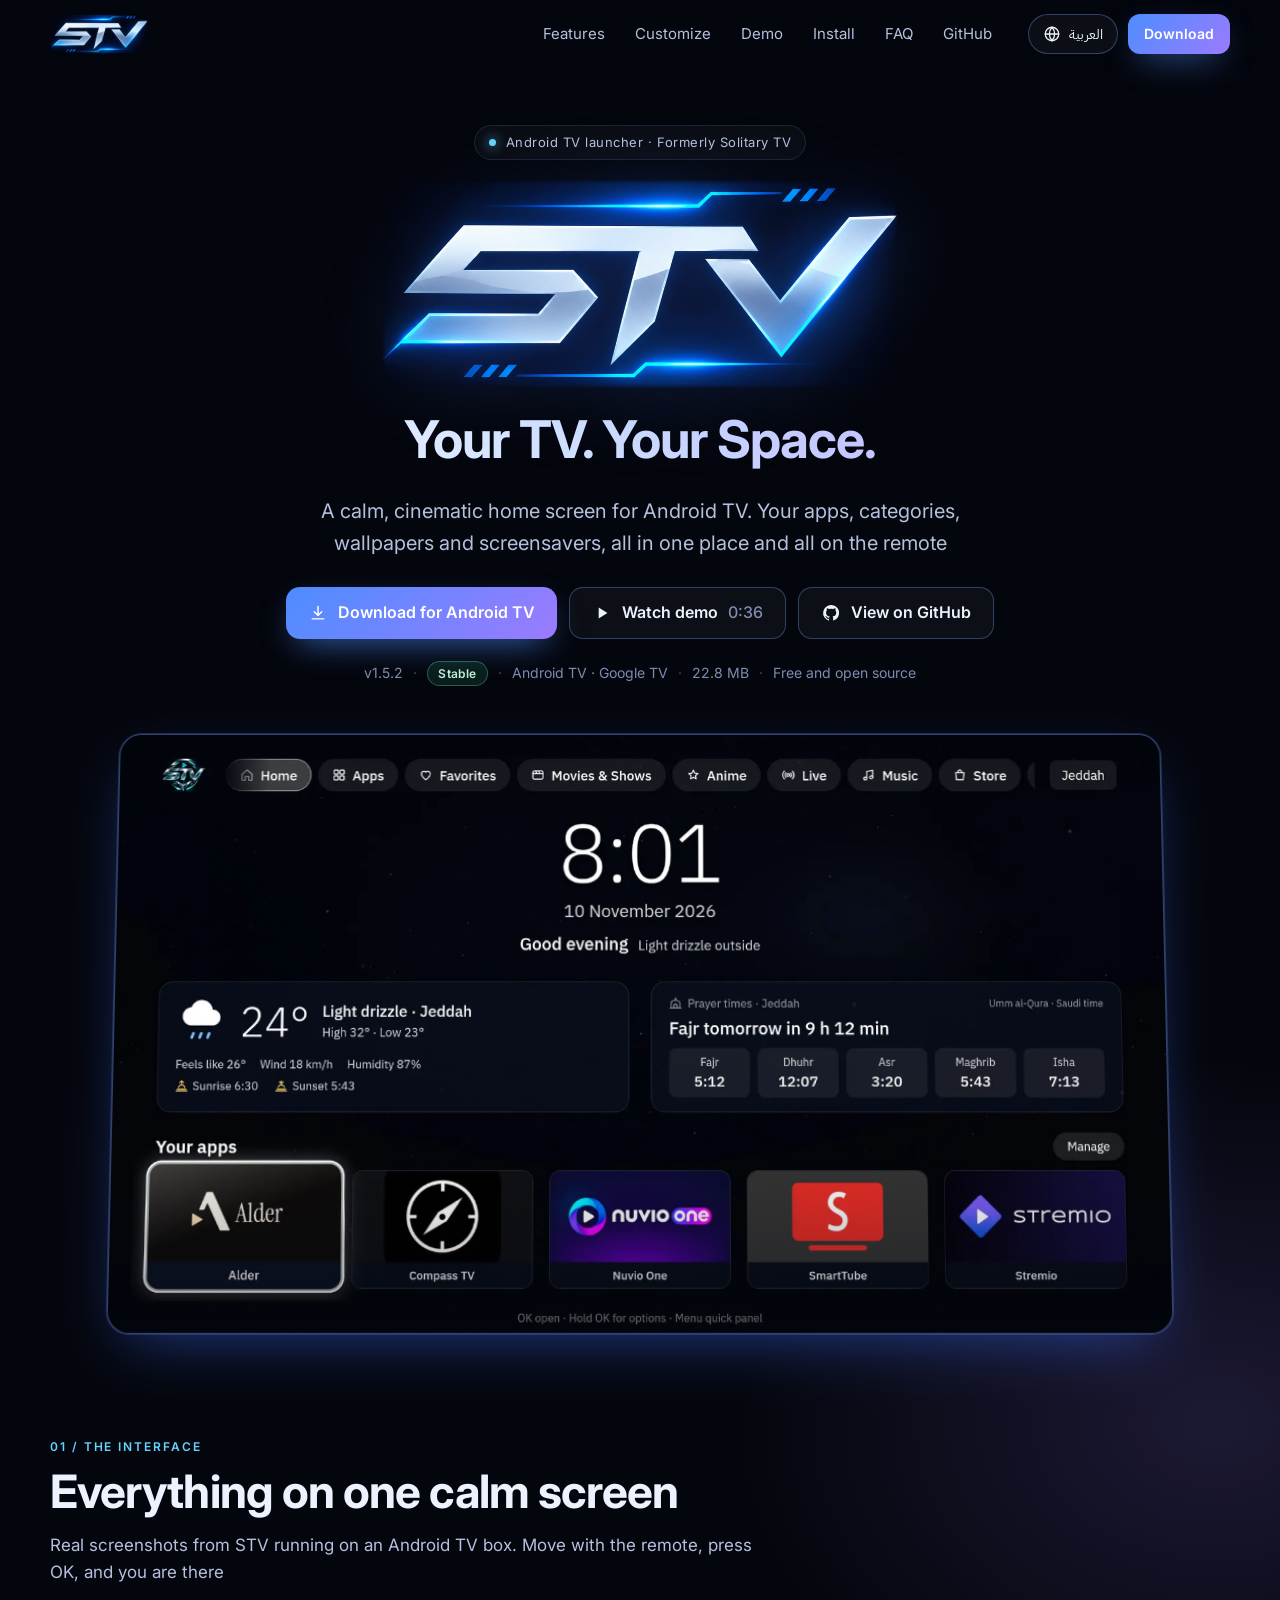
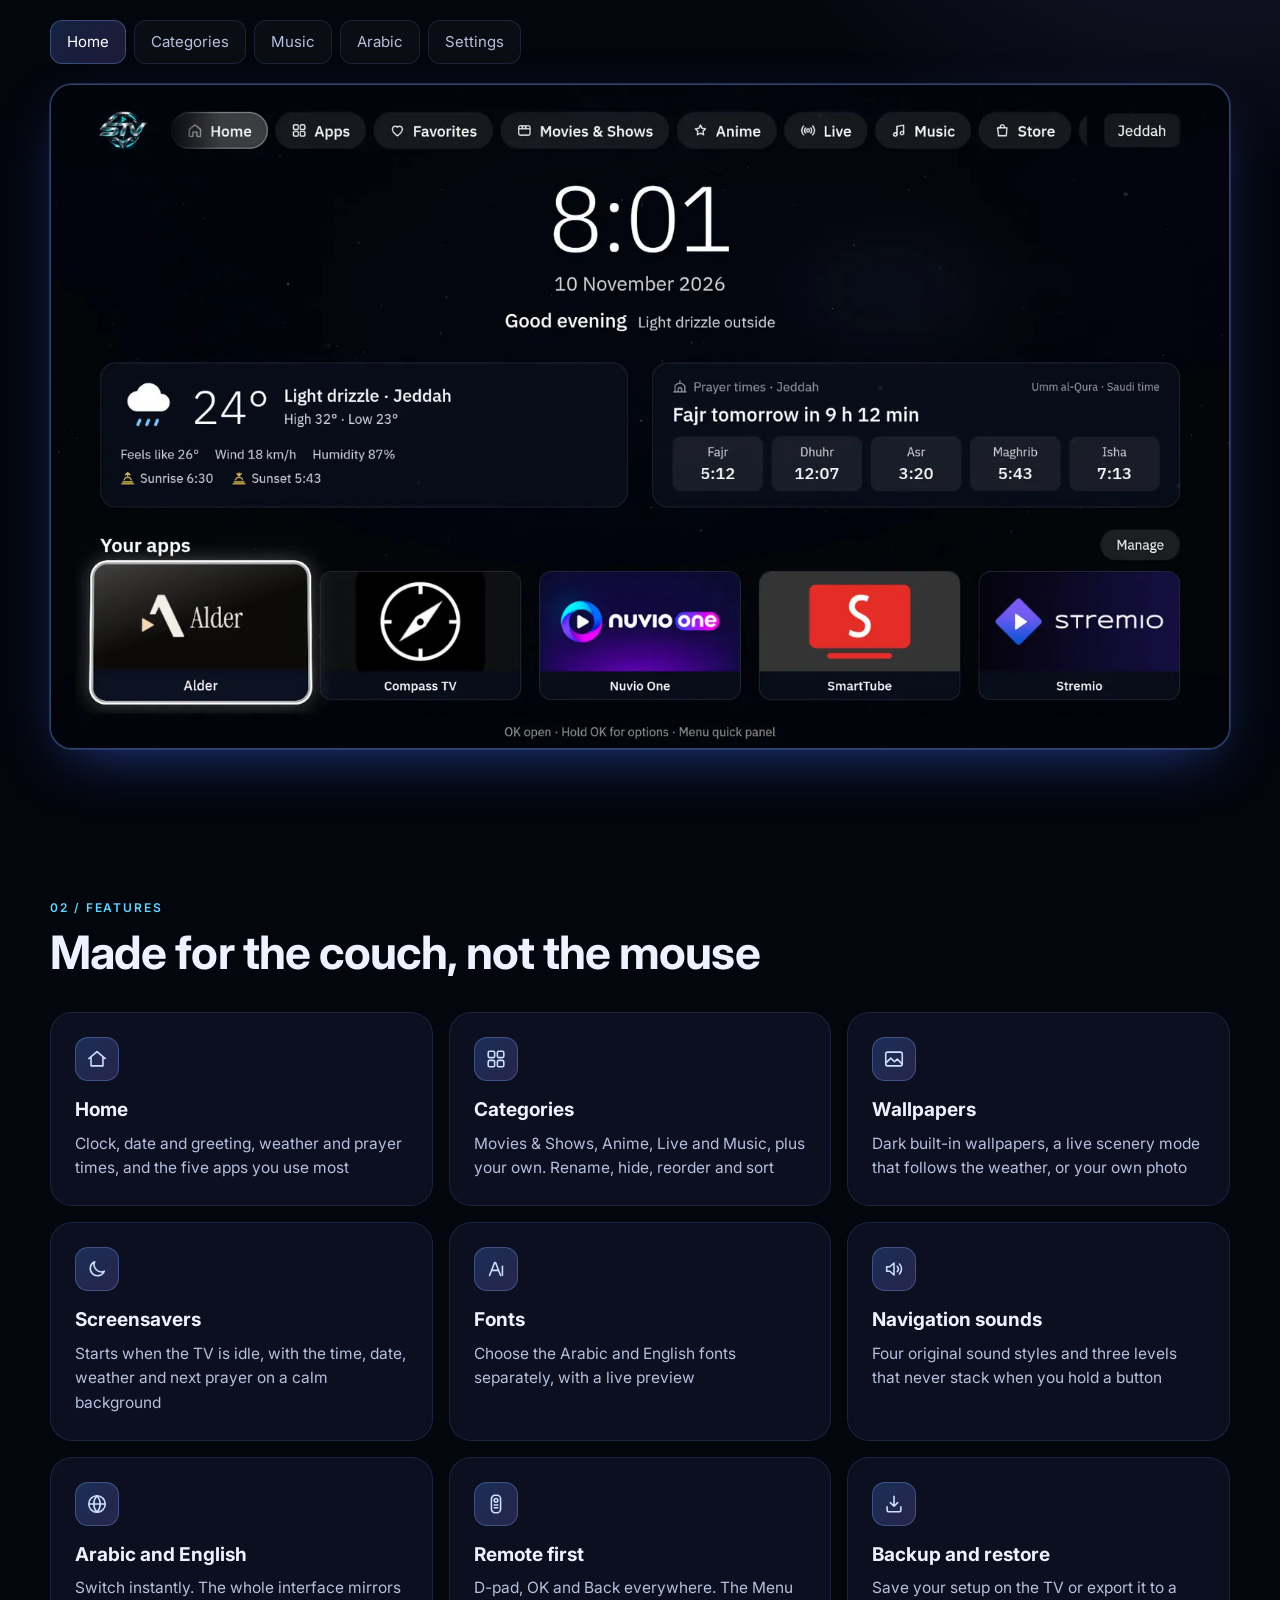
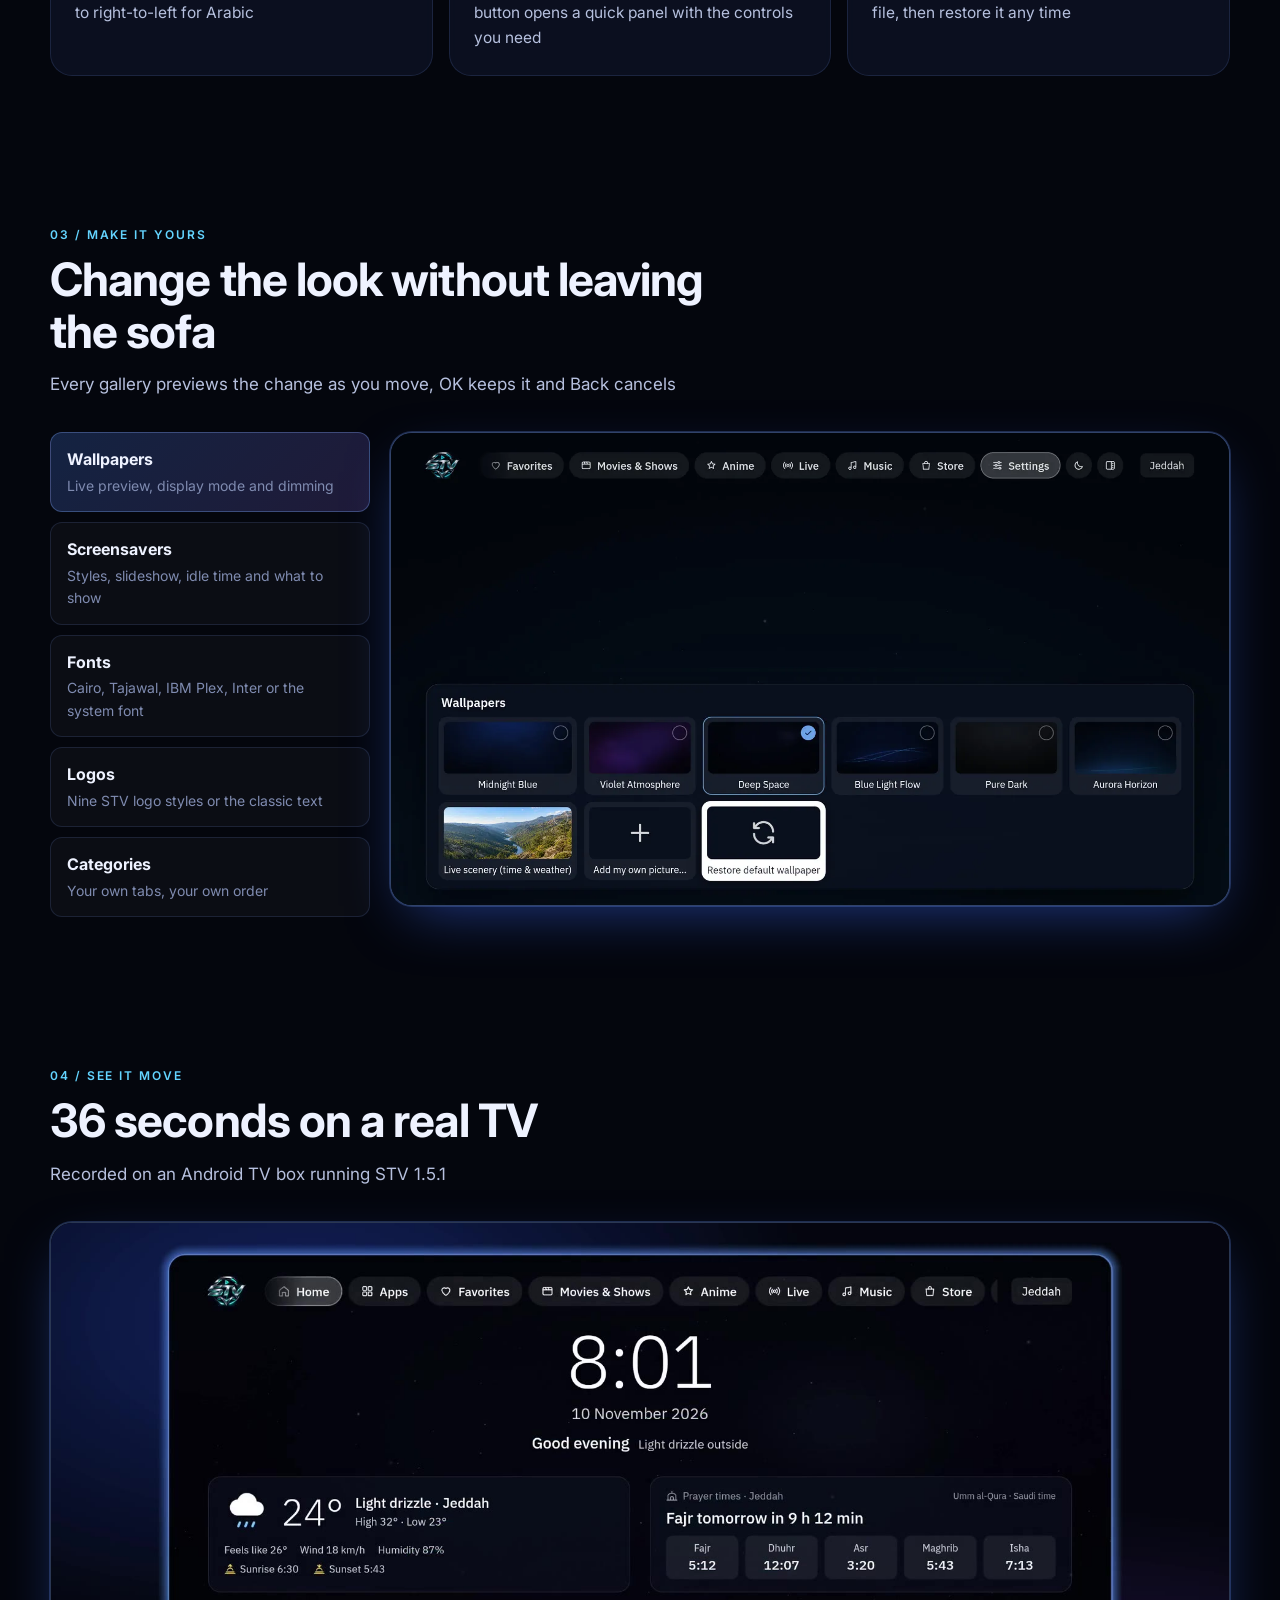
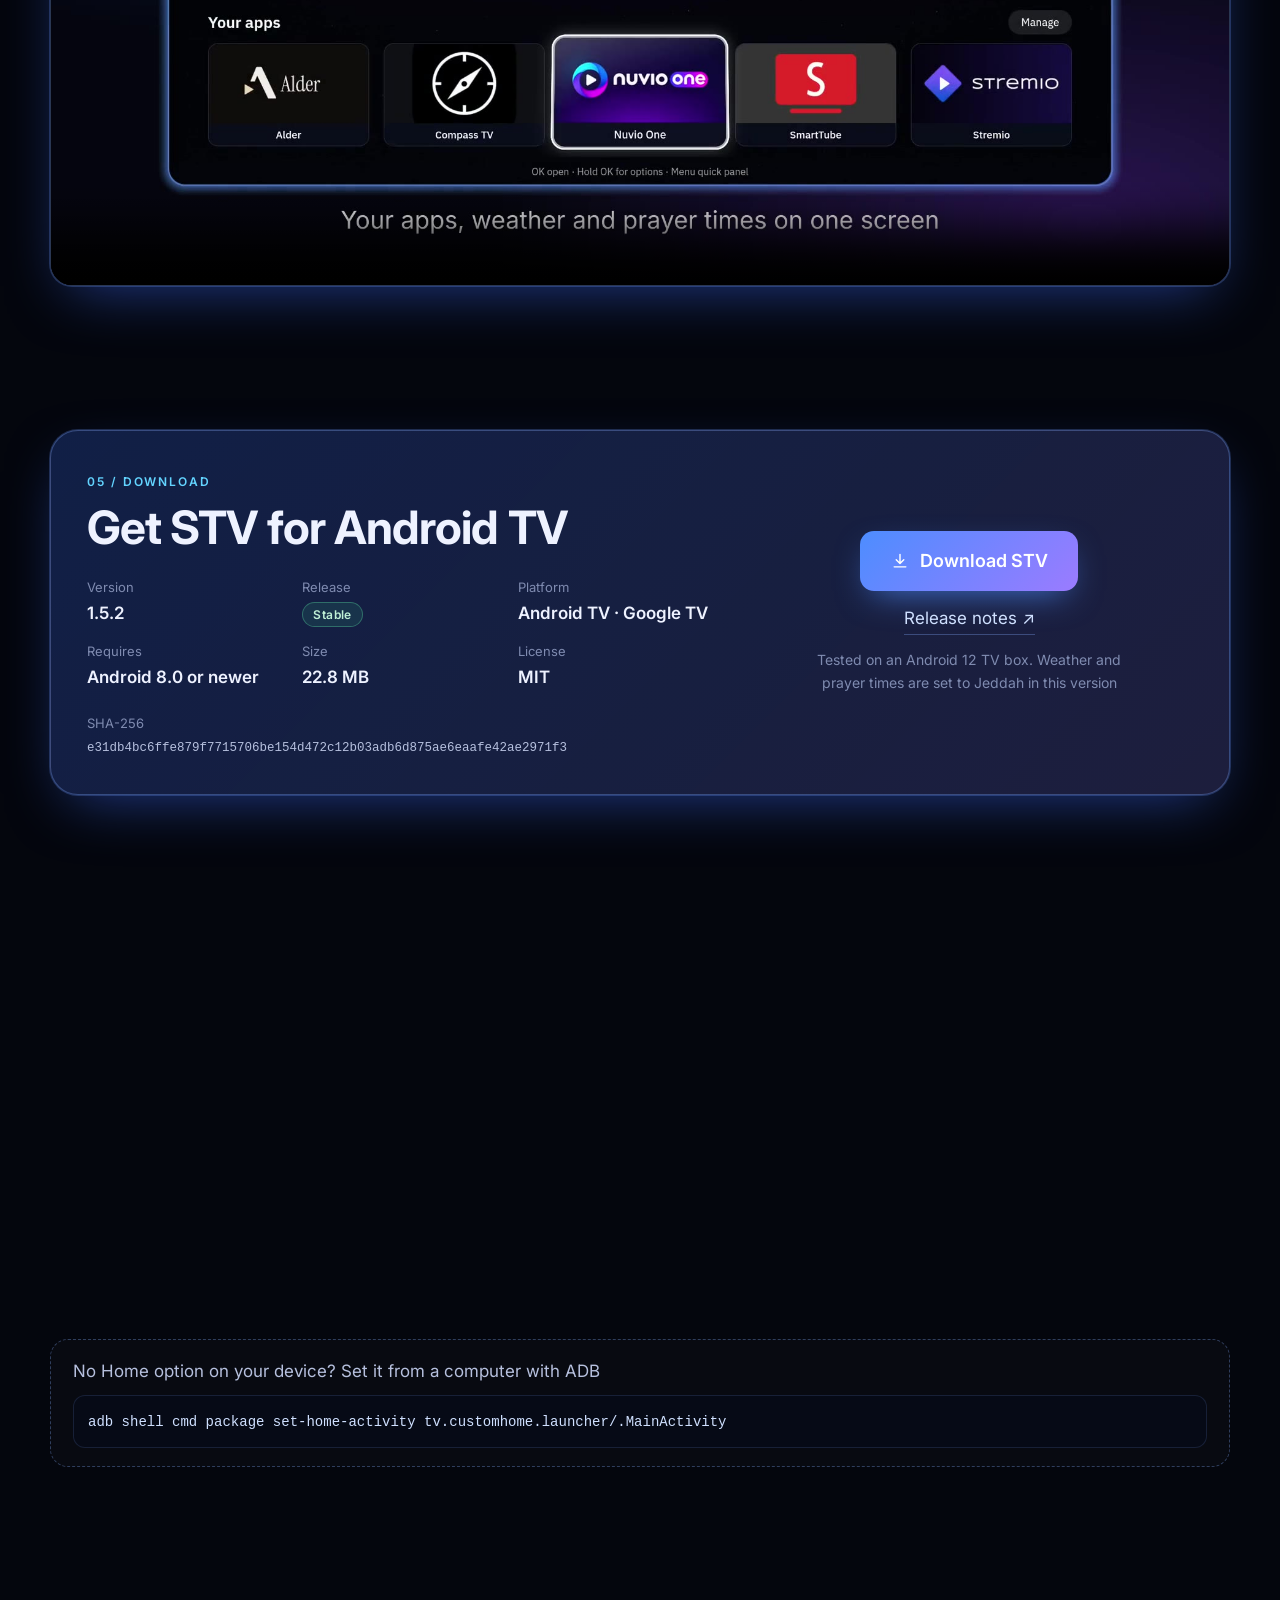
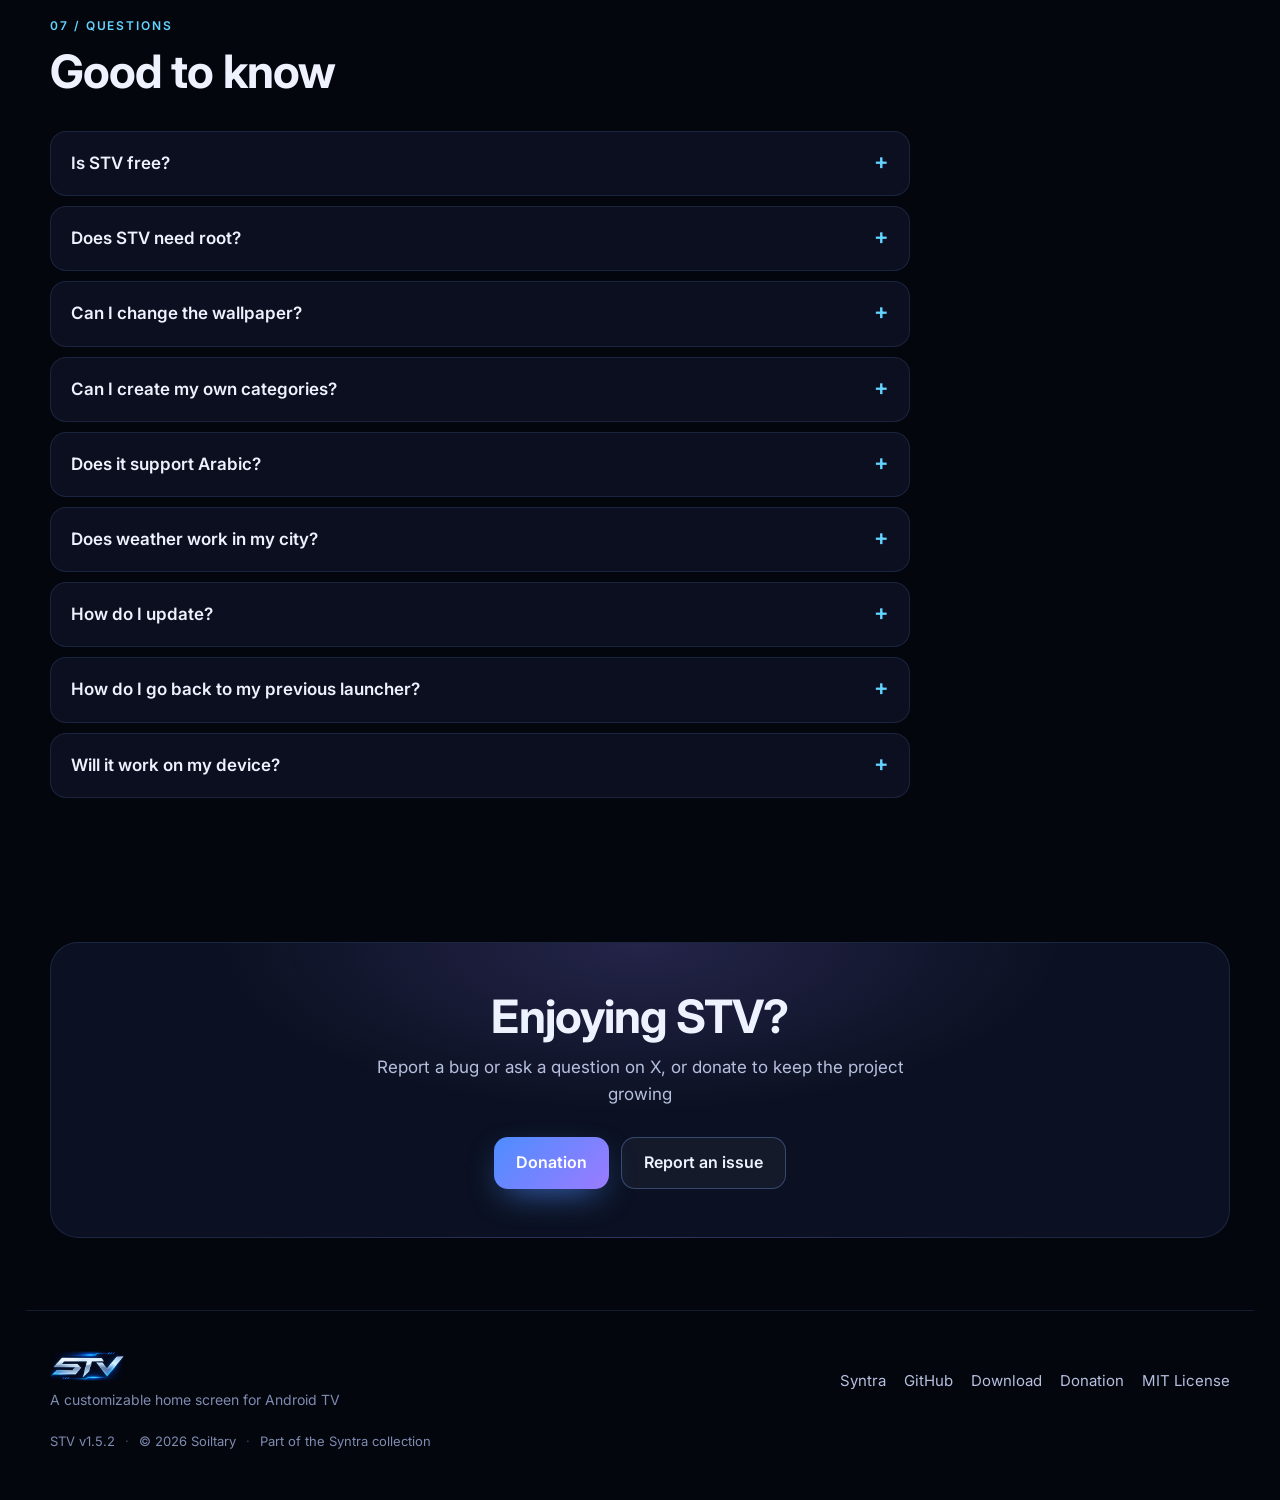
<file: website/site/index.html>
<!doctype html>
<html lang="en" dir="ltr">
<head>
<meta charset="utf-8">
<meta name="viewport" content="width=device-width,initial-scale=1,viewport-fit=cover">
<title>STV · Your TV. Your Space.</title>
<meta name="description" content="STV is a customizable Android TV home screen with categories, wallpapers, screensavers, Arabic and English interface, and remote-first navigation">
<meta name="theme-color" content="#04060d">
<meta name="color-scheme" content="dark">
<link rel="canonical" href="https://stv-tools.pages.dev/">
<link rel="icon" type="image/png" sizes="32x32" href="assets/img/icon-32.png">
<link rel="apple-touch-icon" href="assets/img/icon-180.png">
<meta property="og:type" content="website">
<meta property="og:title" content="STV · Your TV. Your Space.">
<meta property="og:description" content="A customizable home screen for Android TV">
<meta property="og:url" content="https://stv-tools.pages.dev/">
<meta property="og:image" content="https://stv-tools.pages.dev/assets/img/og.jpg">
<meta name="twitter:card" content="summary_large_image">
<link rel="preload" href="assets/fonts/Inter-VF.ttf" as="font" type="font/ttf" crossorigin>
<link rel="stylesheet" href="style.css?v=3">
<script>
  /* pick the language before first paint so Arabic visitors never see an English flash */
  (function () {
    var l = null;
    try { l = localStorage.getItem('stv-language'); } catch (e) {}
    if (l !== 'ar' && l !== 'en') l = /^ar\b/i.test(navigator.language || '') ? 'ar' : 'en';
    document.documentElement.lang = l;
    document.documentElement.dir = l === 'ar' ? 'rtl' : 'ltr';
  })();
</script>
<script src="app.js?v=3" defer></script>
</head>
<body>
<a class="skip" href="#main" data-i18n="skip">Skip to content</a>

<header class="nav" id="top">
  <a class="brand" href="#top" aria-label="STV home"><img src="assets/img/stv-logo-nav.webp" alt="STV" width="236" height="96"></a>
  <nav class="links" aria-label="Main">
    <a href="#features" data-i18n="nav.features">Features</a>
    <a href="#customize" data-i18n="nav.customize">Customize</a>
    <a href="#demo" data-i18n="nav.demo">Demo</a>
    <a href="#install" data-i18n="nav.install">Install</a>
    <a href="#faq" data-i18n="nav.faq">FAQ</a>
    <a href="https://github.com/Soiltary/STV" target="_blank" rel="noopener">GitHub</a>
  </nav>
  <div class="nav-actions">
    <button class="lang" type="button" id="langToggle" aria-label="Switch language">
      <svg viewBox="0 0 24 24" aria-hidden="true"><circle cx="12" cy="12" r="9"/><path d="M3 12h18M12 3c2.3 2.5 3.5 5.5 3.5 9s-1.2 6.5-3.5 9c-2.3-2.5-3.5-5.5-3.5-9S9.7 5.5 12 3Z"/></svg>
      <span id="langLabel" lang="ar">العربية</span>
    </button>
    <a class="btn btn-small btn-primary" href="https://github.com/Soiltary/STV/releases/download/v1.5.2/STV-v1.5.2-AndroidTV.apk" data-i18n="nav.download">Download</a>
  </div>
</header>

<main id="main">
  <!-- Hero -->
  <section class="hero">
    <div class="hero-copy">
      <p class="eyebrow"><span class="dot"></span><span data-i18n="hero.eyebrow">Android TV launcher · Formerly Solitary TV</span></p>
      <h1><img class="hero-logo" src="assets/img/stv-logo-hero.webp" alt="STV" width="984" height="400"></h1>
      <p class="tagline" data-i18n="hero.tagline">Your TV. Your Space.</p>
      <p class="lead" data-i18n="hero.lead">A calm, cinematic home screen for Android TV. Your apps, categories, wallpapers and screensavers, all in one place and all on the remote</p>
      <div class="actions">
        <a class="btn btn-primary" href="https://github.com/Soiltary/STV/releases/download/v1.5.2/STV-v1.5.2-AndroidTV.apk">
          <svg viewBox="0 0 24 24" aria-hidden="true"><path d="M12 4v11m0 0-4.5-4.5M12 15l4.5-4.5M5 19h14"/></svg>
          <span data-i18n="hero.download">Download for Android TV</span>
        </a>
        <a class="btn btn-ghost" href="#demo">
          <svg viewBox="0 0 24 24" aria-hidden="true"><path d="M8 5.5v13l10.5-6.5z" class="fill"/></svg>
          <span data-i18n="hero.demo">Watch demo</span><span class="muted">0:36</span>
        </a>
        <a class="btn btn-ghost" href="https://github.com/Soiltary/STV" target="_blank" rel="noopener">
          <svg viewBox="0 0 24 24" aria-hidden="true"><path class="fill" d="M12 2.5a9.5 9.5 0 0 0-3 18.5c.5.1.7-.2.7-.5v-1.7c-2.7.6-3.2-1.2-3.2-1.2-.4-1.1-1.1-1.4-1.1-1.4-.9-.6.1-.6.1-.6 1 .1 1.5 1 1.5 1 .9 1.5 2.3 1.1 2.9.8.1-.6.3-1.1.6-1.3-2.1-.2-4.4-1.1-4.4-4.7 0-1 .4-1.9 1-2.6-.1-.3-.4-1.2.1-2.6 0 0 .8-.3 2.6 1a9 9 0 0 1 4.8 0c1.8-1.3 2.6-1 2.6-1 .5 1.4.2 2.3.1 2.6.6.7 1 1.6 1 2.6 0 3.7-2.3 4.5-4.4 4.7.3.3.7.9.7 1.8v2.6c0 .3.2.6.7.5A9.5 9.5 0 0 0 12 2.5Z"/></svg>
          <span data-i18n="hero.github">View on GitHub</span>
        </a>
      </div>
      <p class="meta"><span>v1.5.2</span><span class="sep">·</span><span class="badge" data-i18n="release.stable">Stable</span><span class="sep">·</span><span>Android TV · Google TV</span><span class="sep">·</span><span>22.8 MB</span><span class="sep">·</span><span data-i18n="hero.free">Free and open source</span></p>
    </div>
    <figure class="hero-shot tv">
      <img src="assets/img/home.webp" width="1600" height="900" alt="STV home screen with clock, weather, prayer times and five apps" data-i18n-alt="alt.home" fetchpriority="high">
    </figure>
  </section>

  <!-- Showcase -->
  <section class="section showcase" id="showcase" aria-labelledby="showcaseTitle">
    <div class="section-head">
      <span class="label">01 / <span data-i18n="show.label">THE INTERFACE</span></span>
      <h2 id="showcaseTitle" data-i18n="show.title">Everything on one calm screen</h2>
      <p data-i18n="show.text">Real screenshots from STV running on an Android TV box. Move with the remote, press OK, and you are there</p>
    </div>
    <div class="tabs" role="tablist" aria-label="Screens">
      <button role="tab" aria-selected="true" data-shot="home" data-i18n="show.home">Home</button>
      <button role="tab" aria-selected="false" data-shot="categories" data-i18n="show.categories">Categories</button>
      <button role="tab" aria-selected="false" data-shot="music" data-i18n="show.music">Music</button>
      <button role="tab" aria-selected="false" data-shot="home-arabic" data-i18n="show.arabic">Arabic</button>
      <button role="tab" aria-selected="false" data-shot="appearance-settings" data-i18n="show.settings">Settings</button>
    </div>
    <figure class="tv showcase-frame">
      <img id="showcaseImg" src="assets/img/home.webp" width="1600" height="900" loading="lazy" alt="STV home screen" data-i18n-alt="alt.home">
    </figure>
  </section>

  <!-- Features -->
  <section class="section" id="features" aria-labelledby="featuresTitle">
    <div class="section-head">
      <span class="label">02 / <span data-i18n="feat.label">FEATURES</span></span>
      <h2 id="featuresTitle" data-i18n="feat.title">Made for the couch, not the mouse</h2>
    </div>
    <div class="grid features">
      <article class="card"><span class="ico"><svg viewBox="0 0 24 24"><path d="M3 11.5 12 4l9 7.5M5.5 10v9.5h13V10"/></svg></span><h3 data-i18n="f1.t">Home</h3><p data-i18n="f1.d">Clock, date and greeting, weather and prayer times, and the five apps you use most</p></article>
      <article class="card"><span class="ico"><svg viewBox="0 0 24 24"><rect x="3.5" y="3.5" width="7" height="7" rx="1.5"/><rect x="13.5" y="3.5" width="7" height="7" rx="1.5"/><rect x="3.5" y="13.5" width="7" height="7" rx="1.5"/><rect x="13.5" y="13.5" width="7" height="7" rx="1.5"/></svg></span><h3 data-i18n="f2.t">Categories</h3><p data-i18n="f2.d">Movies & Shows, Anime, Live and Music, plus your own. Rename, hide, reorder and sort</p></article>
      <article class="card"><span class="ico"><svg viewBox="0 0 24 24"><rect x="3" y="4.5" width="18" height="15" rx="2"/><path d="m3.5 16 5-5 4 4 3-3 5 5"/></svg></span><h3 data-i18n="f3.t">Wallpapers</h3><p data-i18n="f3.d">Dark built-in wallpapers, a live scenery mode that follows the weather, or your own photo</p></article>
      <article class="card"><span class="ico"><svg viewBox="0 0 24 24"><path d="M20 14.5A8 8 0 0 1 9.5 4a8 8 0 1 0 10.5 10.5Z"/></svg></span><h3 data-i18n="f4.t">Screensavers</h3><p data-i18n="f4.d">Starts when the TV is idle, with the time, date, weather and next prayer on a calm background</p></article>
      <article class="card"><span class="ico"><svg viewBox="0 0 24 24"><path d="M5 19 10.5 5h1L17 19M7.3 13.5h7.4"/><path d="M19 9v10"/></svg></span><h3 data-i18n="f5.t">Fonts</h3><p data-i18n="f5.d">Choose the Arabic and English fonts separately, with a live preview</p></article>
      <article class="card"><span class="ico"><svg viewBox="0 0 24 24"><path d="M4 9.5v5h3.5L12 18.5v-13L7.5 9.5z"/><path d="M15.5 9a4.5 4.5 0 0 1 0 6M18 6.5a8 8 0 0 1 0 11"/></svg></span><h3 data-i18n="f6.t">Navigation sounds</h3><p data-i18n="f6.d">Four original sound styles and three levels that never stack when you hold a button</p></article>
      <article class="card"><span class="ico"><svg viewBox="0 0 24 24"><circle cx="12" cy="12" r="9"/><path d="M3 12h18M12 3c2.3 2.5 3.5 5.5 3.5 9s-1.2 6.5-3.5 9c-2.3-2.5-3.5-5.5-3.5-9S9.7 5.5 12 3Z"/></svg></span><h3 data-i18n="f7.t">Arabic and English</h3><p data-i18n="f7.d">Switch instantly. The whole interface mirrors to right-to-left for Arabic</p></article>
      <article class="card"><span class="ico"><svg viewBox="0 0 24 24"><rect x="7" y="2.5" width="10" height="19" rx="4"/><circle cx="12" cy="8" r="2"/><path d="M10 13h4M10 16h4"/></svg></span><h3 data-i18n="f8.t">Remote first</h3><p data-i18n="f8.d">D-pad, OK and Back everywhere. The Menu button opens a quick panel with the controls you need</p></article>
      <article class="card"><span class="ico"><svg viewBox="0 0 24 24"><path d="M12 3.5v11m0 0-4-4m4 4 4-4"/><path d="M4.5 15v3.5a2 2 0 0 0 2 2h11a2 2 0 0 0 2-2V15"/></svg></span><h3 data-i18n="f9.t">Backup and restore</h3><p data-i18n="f9.d">Save your setup on the TV or export it to a file, then restore it any time</p></article>
    </div>
  </section>

  <!-- Customization -->
  <section class="section" id="customize" aria-labelledby="customTitle">
    <div class="section-head">
      <span class="label">03 / <span data-i18n="cust.label">MAKE IT YOURS</span></span>
      <h2 id="customTitle" data-i18n="cust.title">Change the look without leaving the sofa</h2>
      <p data-i18n="cust.text">Every gallery previews the change as you move, OK keeps it and Back cancels</p>
    </div>
    <div class="custom">
      <div class="custom-list" role="tablist" aria-label="Customization">
        <button role="tab" aria-selected="true" data-cust="wallpapers"><b data-i18n="c1.t">Wallpapers</b><span data-i18n="c1.d">Live preview, display mode and dimming</span></button>
        <button role="tab" aria-selected="false" data-cust="screensaver-gallery"><b data-i18n="c2.t">Screensavers</b><span data-i18n="c2.d">Styles, slideshow, idle time and what to show</span></button>
        <button role="tab" aria-selected="false" data-cust="fonts"><b data-i18n="c3.t">Fonts</b><span data-i18n="c3.d">Cairo, Tajawal, IBM Plex, Inter or the system font</span></button>
        <button role="tab" aria-selected="false" data-cust="logo-gallery"><b data-i18n="c4.t">Logos</b><span data-i18n="c4.d">Nine STV logo styles or the classic text</span></button>
        <button role="tab" aria-selected="false" data-cust="categories"><b data-i18n="c5.t">Categories</b><span data-i18n="c5.d">Your own tabs, your own order</span></button>
      </div>
      <figure class="tv custom-frame">
        <img id="customImg" src="assets/img/wallpapers.webp" width="1600" height="900" loading="lazy" alt="Wallpaper gallery in STV" data-i18n-alt="alt.wallpapers">
      </figure>
    </div>
  </section>

  <!-- Demo -->
  <section class="section" id="demo" aria-labelledby="demoTitle">
    <div class="section-head">
      <span class="label">04 / <span data-i18n="demo.label">SEE IT MOVE</span></span>
      <h2 id="demoTitle" data-i18n="demo.title">36 seconds on a real TV</h2>
      <p data-i18n="demo.text">Recorded on an Android TV box running STV 1.5.1</p>
    </div>
    <figure class="video">
      <video id="demoVideo" controls playsinline preload="none" poster="assets/video/stv-demo-poster.jpg" width="1920" height="1080">
        <source src="assets/video/stv-demo-v2.mp4" type="video/mp4">
        <a href="assets/video/stv-demo-v2.mp4" data-i18n="demo.fallback">Download the video</a>
      </video>
    </figure>
  </section>

  <!-- Download -->
  <section class="section" id="download" aria-labelledby="dlTitle">
    <div class="download-card">
      <div>
        <span class="label">05 / <span data-i18n="dl.label">DOWNLOAD</span></span>
        <h2 id="dlTitle" data-i18n="dl.title">Get STV for Android TV</h2>
        <dl class="facts">
          <div><dt data-i18n="dl.version">Version</dt><dd>1.5.2</dd></div>
          <div><dt data-i18n="dl.type">Release</dt><dd><span class="badge" data-i18n="release.stable">Stable</span></dd></div>
          <div><dt data-i18n="dl.platform">Platform</dt><dd>Android TV · Google TV</dd></div>
          <div><dt data-i18n="dl.req">Requires</dt><dd data-i18n="dl.reqv">Android 8.0 or newer</dd></div>
          <div><dt data-i18n="dl.size">Size</dt><dd>22.8 MB</dd></div>
          <div><dt data-i18n="dl.license">License</dt><dd>MIT</dd></div>
        </dl>
        <p class="sha"><span>SHA-256</span><code>e31db4bc6ffe879f7715706be154d472c12b03adb6d875ae6eaafe42ae2971f3</code></p>
      </div>
      <div class="dl-actions">
        <a class="btn btn-primary btn-large" href="https://github.com/Soiltary/STV/releases/download/v1.5.2/STV-v1.5.2-AndroidTV.apk">
          <svg viewBox="0 0 24 24" aria-hidden="true"><path d="M12 4v11m0 0-4.5-4.5M12 15l4.5-4.5M5 19h14"/></svg><span data-i18n="dl.button">Download STV</span>
        </a>
        <a class="text-link" href="https://github.com/Soiltary/STV/releases/tag/v1.5.2" target="_blank" rel="noopener" data-i18n="dl.notes">Release notes ↗</a>
        <p class="note" data-i18n="dl.note">Tested on an Android 12 TV box. Weather and prayer times are set to Jeddah in this version</p>
      </div>
    </div>
  </section>

  <!-- Installation -->
  <section class="section" id="install" aria-labelledby="installTitle">
    <div class="section-head">
      <span class="label">06 / <span data-i18n="in.label">INSTALL</span></span>
      <h2 id="installTitle" data-i18n="in.title">Install in a few minutes</h2>
    </div>
    <div class="grid steps">
      <article class="card step"><span class="num">1</span><h3 data-i18n="s1.t">Allow the installer</h3><p data-i18n="s1.d">On the TV, allow your file manager or downloader app to install unknown apps. The setting is usually under Apps → Special app access</p></article>
      <article class="card step"><span class="num">2</span><h3 data-i18n="s2.t">Get the APK</h3><p data-i18n="s2.d">Download STV-v1.5.2-AndroidTV.apk on the TV, or copy it to the TV's Download folder</p></article>
      <article class="card step"><span class="num">3</span><h3 data-i18n="s3.t">Install and open</h3><p data-i18n="s3.d">Open the file and choose Install. STV shows up in your apps as Solitary TV for now</p></article>
      <article class="card step"><span class="num">4</span><h3 data-i18n="s4.t">Make it Home, if you like</h3><p data-i18n="s4.d">In STV go to Settings → System & general → Choose the default Home app. You can switch back the same way at any time</p></article>
    </div>
    <div class="adb">
      <p data-i18n="in.adb">No Home option on your device? Set it from a computer with ADB</p>
      <pre dir="ltr"><code>adb shell cmd package set-home-activity tv.customhome.launcher/.MainActivity</code></pre>
    </div>
  </section>

  <!-- FAQ -->
  <section class="section" id="faq" aria-labelledby="faqTitle">
    <div class="section-head">
      <span class="label">07 / <span data-i18n="faq.label">QUESTIONS</span></span>
      <h2 id="faqTitle" data-i18n="faq.title">Good to know</h2>
    </div>
    <div class="faq">
      <details><summary data-i18n="q1">Is STV free?</summary><p data-i18n="a1">Yes. STV is free and open source under the MIT License, with no ads and no account</p></details>
      <details><summary data-i18n="q2">Does STV need root?</summary><p data-i18n="a2">No. It is a normal Android app. It does not disable or remove anything on your TV</p></details>
      <details><summary data-i18n="q3">Can I change the wallpaper?</summary><p data-i18n="a3">Yes. Pick a built-in wallpaper, the live scenery mode, or import your own picture</p></details>
      <details><summary data-i18n="q4">Can I create my own categories?</summary><p data-i18n="a4">Yes. Create, rename, hide and reorder categories, and choose which apps go in each one</p></details>
      <details><summary data-i18n="q5">Does it support Arabic?</summary><p data-i18n="a5">Yes. The whole interface is available in Arabic and English with a proper right-to-left layout and Arabic fonts</p></details>
      <details><summary data-i18n="q6">Does weather work in my city?</summary><p data-i18n="a6">In version 1.5.2 weather and prayer times are set to Jeddah, Saudi Arabia. A city picker is not available yet; developers can change the city in the source and build their own copy</p></details>
      <details><summary data-i18n="q7">How do I update?</summary><p data-i18n="a7">Install the new APK over the current one. Your settings stay. Do not uninstall first</p></details>
      <details><summary data-i18n="q8">How do I go back to my previous launcher?</summary><p data-i18n="a8">Choose it again as the default Home app in Android settings, or uninstall STV</p></details>
      <details><summary data-i18n="q9">Will it work on my device?</summary><p data-i18n="a9">STV needs Android TV or Google TV with Android 8.0 or newer. It has been tested on one Android 12 box, so try it as a normal app before making it your Home screen</p></details>
    </div>
  </section>

  <!-- Support -->
  <section class="section support" id="support" aria-labelledby="supportTitle">
    <div class="support-card">
      <h2 id="supportTitle" data-i18n="sup.title">Enjoying STV?</h2>
      <p data-i18n="sup.text">Report a bug or ask a question on X, or donate to keep the project growing</p>
      <div class="actions">
        <a class="btn btn-primary" href="https://tip.dokan.sa/solitary" target="_blank" rel="noopener" data-i18n="sup.support">Donation</a>
        <a class="btn btn-ghost" href="https://x.com/Soiltary" target="_blank" rel="noopener" data-i18n="sup.issues">Report an issue</a>
      </div>
    </div>
  </section>
</main>

<footer class="footer">
  <div class="foot-brand">
    <img src="assets/img/stv-logo-nav.webp" alt="STV" width="118" height="48" loading="lazy">
    <p data-i18n="foot.text">A customizable home screen for Android TV</p>
  </div>
  <nav class="foot-links" aria-label="Footer">
    <a href="https://syntra-tools.pages.dev/" target="_blank" rel="noopener">Syntra</a>
    <a href="https://github.com/Soiltary/STV" target="_blank" rel="noopener">GitHub</a>
    <a href="https://github.com/Soiltary/STV/releases/download/v1.5.2/STV-v1.5.2-AndroidTV.apk" data-i18n="foot.download">Download</a>
    <a href="https://tip.dokan.sa/solitary" target="_blank" rel="noopener" data-i18n="foot.support">Donation</a>
    <a href="https://github.com/Soiltary/STV/blob/main/LICENSE" target="_blank" rel="noopener" data-i18n="foot.license">MIT License</a>
  </nav>
  <p class="copy"><span>STV v1.5.2</span><span class="sep">·</span><span>© 2026 Soiltary</span><span class="sep">·</span><span data-i18n="foot.part">Part of the Syntra collection</span></p>
</footer>
</body>
</html>
</file>
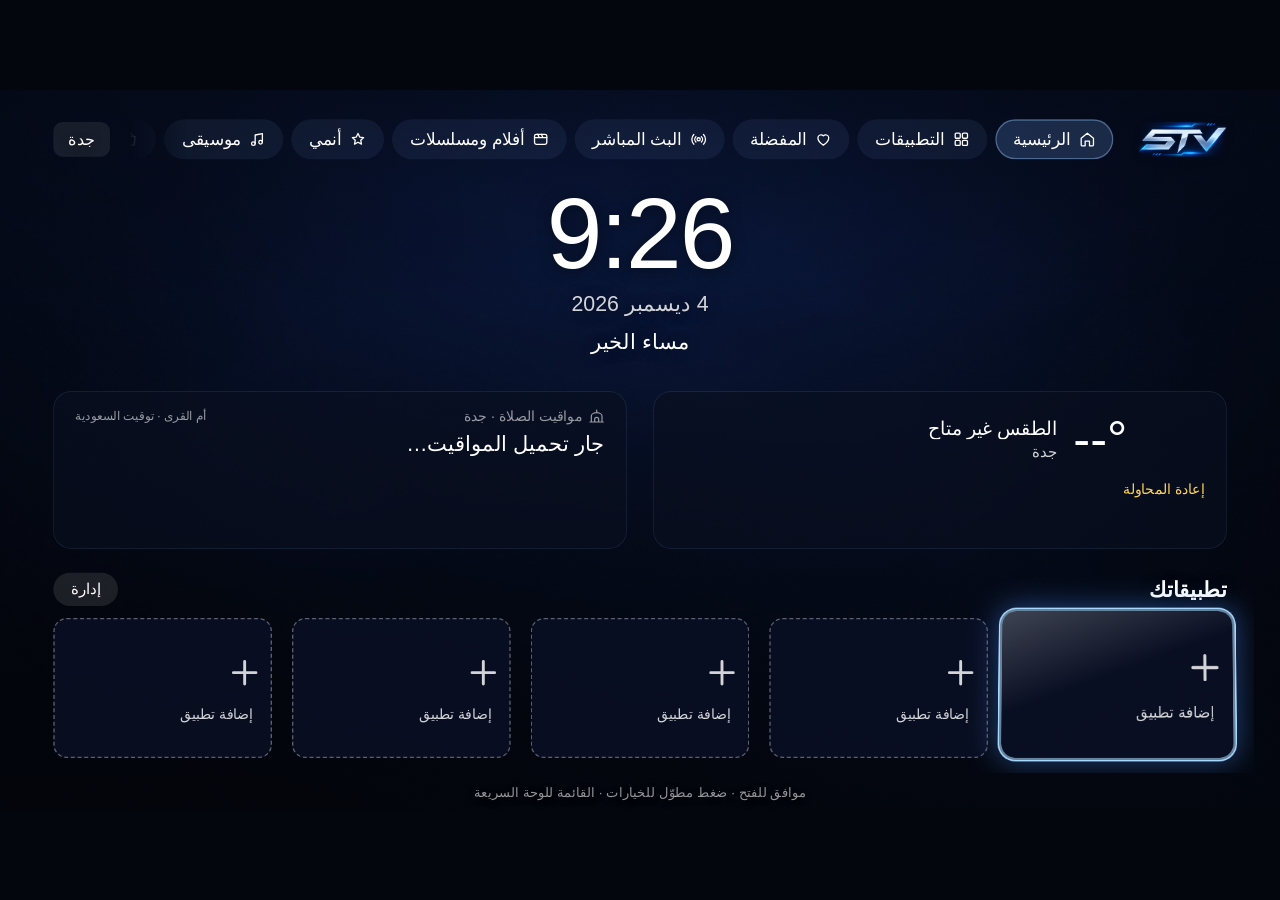
<file: app/src/main/assets/site/index.html>
<!doctype html>
<html lang="ar-SA" dir="rtl">
<head>
  <meta charset="utf-8">
  <meta http-equiv="Content-Security-Policy" content="default-src 'self'; script-src 'self'; style-src 'self' 'unsafe-inline'; img-src 'self' data: https://appassets.androidplatform.net; connect-src 'self' https://api.open-meteo.com; frame-src 'none'; object-src 'none'">
  <meta name="viewport" content="width=1920, user-scalable=no">
  <title>Solitary TV</title>
  <link rel="stylesheet" href="css/fonts.css">
  <link rel="stylesheet" href="css/style.css">
</head>
<body data-page="home">
  <div id="stage">
    <canvas id="sky" width="1920" height="1080"></canvas>
    <div id="landscape" aria-hidden="true">
      <div class="landscape-layer"></div>
      <div class="landscape-layer"></div>
      <div class="landscape-haze"></div>
    </div>
    <canvas id="precip" width="1920" height="1080"></canvas>
    <div class="wall" id="wall" hidden><div class="wall-img" id="wallImg"></div></div>
    <div class="wall-dim" id="wallDim"></div>
    <div class="flash" id="flash"></div>
    <div class="scrim" id="scrim"></div>
    <div class="page-dim" id="pageDim"></div>

    <!-- ===== Top navigation (always visible) ===== -->
    <header class="topbar" id="topbar">
      <div class="brand" id="brand"><img class="brand-logo" id="brandLogo" alt="STV" hidden><span class="brand-mark" data-icon="spark"></span><span class="brand-text">Solitary TV</span></div>
      <nav class="nav hscroll" id="nav"></nav>
      <div class="place" id="place"></div>
    </header>

    <!-- ===== Home ===== -->
    <main id="page-home" class="page">
      <div class="home-scroll scroller" id="homeScroll"><div class="home-flow">
      <section class="hero">
        <div class="clock" id="clock"></div>
        <div class="date" id="date"></div>
        <div class="greet"><span id="greet"></span><span class="sub" id="sub"></span></div>
      </section>

      <section class="cards">
        <div class="card weather focusable" id="weather" data-action="forecast">
          <div class="wx-main">
            <div class="wx-icon" id="wxIcon"></div>
            <div class="wx-temp" id="wxTemp">--°</div>
            <div class="wx-text">
              <div class="wx-cond" id="wxCond"></div>
              <div class="wx-hilo" id="wxHilo"></div>
            </div>
          </div>
          <div class="wx-details" id="wxDetails"></div>
          <div class="wx-sun" id="wxSun"></div>
        </div>
        <div class="card prayer focusable" id="prayer" data-action="refresh-prayer">
          <div class="card-eyebrow"><span data-icon="mosque"></span><span id="prayerTitle"></span><span class="card-source" id="prayerSource"></span></div>
          <div class="prayer-next" id="nextPrayer"></div>
          <div class="prayer-times" id="prayerTimes"></div>
        </div>
      </section>

      <section class="home-apps">
        <div class="row-head">
          <h2 data-i18n="Your apps">تطبيقاتك</h2>
          <button class="chip focusable" data-action="manage-home" data-i18n="Manage">إدارة</button>
        </div>
        <div class="slots" id="homeGrid"></div>
      </section>
      <div class="home-rows" id="homeRows"></div>
      </div></div>
    </main>

    <!-- ===== Category (Live, Movies & Shows, Anime, Music, user categories) ===== -->
    <section id="page-category" class="page" hidden>
      <div class="page-head">
        <h1 id="catTitle"></h1>
        <span class="count" id="catCount"></span>
        <div class="head-actions">
          <button class="chip focusable" id="catSort" data-action="cat-sort"></button>
          <button class="chip focusable" data-action="cat-edit" data-i18n="Edit apps">تعديل التطبيقات</button>
          <button class="chip focusable" data-action="cat-manage" data-i18n="Manage">إدارة</button>
        </div>
      </div>
      <div class="scroller" id="catScroller"><div class="app-grid" id="catGrid"></div></div>
    </section>

    <!-- ===== Apps ===== -->
    <section id="page-apps" class="page" hidden>
      <div class="page-head">
        <h1 data-i18n="All apps">جميع التطبيقات</h1>
        <span class="count" id="appsCount"></span>
        <div class="search-wrap">
          <div class="searchbox focusable" id="searchBox" data-action="search">
            <span class="search-ic" data-icon="search"></span>
            <input id="searchInput" type="search" autocomplete="off" autocapitalize="off" spellcheck="false" enterkeyhint="search" tabindex="-1">
            <span class="search-hint" id="searchHint" data-i18n="Search apps">ابحث في التطبيقات</span>
          </div>
          <button class="chip focusable" id="searchClear" data-action="search-clear" data-i18n="Clear search" hidden>مسح</button>
        </div>
      </div>
      <div class="scroller" id="appsScroller"><div class="app-grid" id="appsGrid"></div></div>
    </section>

    <!-- ===== Favorites ===== -->
    <section id="page-favorites" class="page" hidden>
      <div class="page-head">
        <h1 data-i18n="Favorites">المفضلة</h1>
        <span class="count" id="favCount"></span>
      </div>
      <div class="scroller" id="favScroller"><div class="app-grid" id="favGrid"></div></div>
    </section>

    <!-- ===== Store ===== -->
    <section id="page-store" class="page" hidden>
      <div class="page-head">
        <h1 data-i18n="Store">المتجر</h1>
        <span class="count" data-i18n="App stores on this receiver">المتاجر الموجودة على الرسيفر</span>
      </div>
      <div class="store-list" id="storeList"></div>
    </section>

    <!-- ===== Settings ===== -->
    <section id="page-settings" class="page" hidden>
      <div class="page-head">
        <h1 data-i18n="Settings">الإعدادات</h1>
      </div>
      <div class="settings">
        <div class="settings-tabs" id="settingsTabs"></div>
        <div class="settings-rows scroller" id="settingsRows"></div>
      </div>
    </section>

    <div class="hint" id="hint"></div>

    <!-- ===== Forecast / dialogs ===== -->
    <section id="modal" class="modal" hidden>
      <div class="modal-box" id="modalBox">
        <div class="modal-title" id="modalTitle"></div>
        <div class="modal-body scroller" id="modalBody"></div>
      </div>
    </section>

    <!-- ===== Quick panel ===== -->
    <aside id="qpanel" class="qpanel" hidden>
      <div class="qp-head">
        <div class="qp-time" id="qpTime"></div>
        <div class="qp-date" id="qpDate"></div>
      </div>
      <div class="qp-net" id="qpNet"></div>
      <div class="qp-grid" id="qpGrid"></div>
      <div class="qp-foot"><span id="qpVer"></span><span data-i18n="Back closes the panel">زر الرجوع يغلق اللوحة</span></div>
    </aside>

    <!-- ===== Ambient ===== -->
    <section id="ambient" class="ambient" hidden>
      <div class="ss-stage" id="ssStage"><div class="ss-layer"><div class="ss-art"></div></div><div class="ss-layer"><div class="ss-art"></div></div></div>
      <div class="amb-dim" id="ambDim"></div>
      <div class="amb-center" id="ambCenter">
        <div class="amb-time" id="ambTime"></div>
        <div class="amb-day" id="ambDay"></div>
        <div class="amb-date" id="ambDate"></div>
        <div class="amb-info" id="ambInfo">
          <div class="amb-wx" id="ambWx"></div>
          <div class="amb-prayer" id="ambPrayer" hidden></div>
        </div>
      </div>
      <div class="amb-hint" data-i18n="Press any button to return"></div>
    </section>

    <div class="toast" id="toast"></div>
  </div>

  <script src="js/config.js"></script>
  <script src="js/i18n.js"></script>
  <script src="js/icons.js"></script>
  <script src="js/weather.js"></script>
  <script src="js/sky.js"></script>
  <script src="js/landscape.js"></script>
  <script src="js/apps.js"></script>
  <script src="js/search.js"></script>
  <script src="js/model.js"></script>
  <script src="js/main.js"></script>
</body>
</html>
</file>
<file: website/site/style.css>
/* STV website · premium dark, electric blue and soft violet
   Fonts: Inter and IBM Plex Sans Arabic, both SIL OFL 1.1 (licence files in assets/fonts) */
@font-face { font-family: 'Inter'; src: url('assets/fonts/Inter-VF.ttf') format('truetype'); font-weight: 100 900; font-display: swap;
  unicode-range: U+0000-024F, U+2000-206F, U+20AC, U+2190-21FF, U+2212; }
@font-face { font-family: 'Plex Arabic'; src: url('assets/fonts/IBMPlexSansArabic-Regular.ttf') format('truetype'); font-weight: 300 450; font-display: swap;
  unicode-range: U+0600-06FF, U+0750-077F, U+08A0-08FF, U+FB50-FDFF, U+FE70-FEFF; }
@font-face { font-family: 'Plex Arabic'; src: url('assets/fonts/IBMPlexSansArabic-SemiBold.ttf') format('truetype'); font-weight: 451 800; font-display: swap;
  unicode-range: U+0600-06FF, U+0750-077F, U+08A0-08FF, U+FB50-FDFF, U+FE70-FEFF; }

:root {
  --bg: #04060d;
  --bg-2: #070b17;
  --panel: rgba(14, 20, 40, 0.72);
  --panel-solid: #0b1122;
  --line: rgba(130, 160, 255, 0.14);
  --line-strong: rgba(130, 170, 255, 0.32);
  --text: #eef2ff;
  --text-2: #b6c0de;
  --text-3: #7f8bb0;
  --blue: #4d8dff;
  --blue-2: #2f6bff;
  --cyan: #63d4ff;
  --violet: #9b7bff;
  --glow: 0 0 0 1px rgba(110, 150, 255, 0.25), 0 20px 60px -20px rgba(60, 110, 255, 0.55);
  --radius: 22px;
  --font: 'Inter', 'Plex Arabic', system-ui, -apple-system, 'Segoe UI', sans-serif;
  --wrap: 1180px;
}
* { box-sizing: border-box; }
html { scroll-behavior: smooth; scroll-padding-top: 88px; -webkit-text-size-adjust: 100%; }
html[lang='ar'] { --font: 'Plex Arabic', 'Inter', system-ui, 'Segoe UI', sans-serif; }
body {
  margin: 0; background: var(--bg); color: var(--text); font-family: var(--font); font-size: 17px; line-height: 1.6;
  overflow-x: hidden; -webkit-font-smoothing: antialiased;
  background-image:
    radial-gradient(900px 520px at 12% -6%, rgba(47, 107, 255, 0.22), transparent 60%),
    radial-gradient(800px 600px at 95% 18%, rgba(155, 123, 255, 0.16), transparent 60%),
    radial-gradient(1000px 700px at 50% 120%, rgba(47, 107, 255, 0.12), transparent 60%);
  background-repeat: no-repeat;
}
html[lang='ar'] body { line-height: 1.8; }
img, video { max-width: 100%; display: block; }
a { color: inherit; text-decoration: none; }
svg { width: 20px; height: 20px; flex: none; fill: none; stroke: currentColor; stroke-width: 1.7; stroke-linecap: round; stroke-linejoin: round; }
svg .fill, svg path.fill { fill: currentColor; stroke: none; }
:focus-visible { outline: 2px solid var(--cyan); outline-offset: 3px; border-radius: 10px; }
.skip { position: absolute; inset-inline-start: 16px; top: -60px; z-index: 50; background: var(--blue); color: #fff; padding: 10px 16px; border-radius: 10px; }
.skip:focus { top: 12px; }

/* nav */
.nav {
  position: sticky; top: 0; z-index: 20; display: flex; align-items: center; gap: 24px;
  max-width: calc(var(--wrap) + 48px); margin: 0 auto; padding: 14px 24px;
  background: linear-gradient(to bottom, rgba(4, 6, 13, 0.92), rgba(4, 6, 13, 0.7)); backdrop-filter: blur(14px);
  border-bottom: 1px solid transparent;
}
.nav.scrolled { border-bottom-color: var(--line); }
.brand img { height: 40px; width: auto; }
.links { display: flex; gap: 6px; margin-inline-start: auto; }
.links a { color: var(--text-2); font-size: 15px; padding: 8px 12px; border-radius: 10px; transition: color .2s, background .2s; }
.links a:hover { color: var(--text); background: rgba(255, 255, 255, 0.05); }
.nav-actions { display: flex; align-items: center; gap: 10px; }
.lang {
  display: inline-flex; align-items: center; gap: 8px; height: 40px; padding: 0 14px; border-radius: 999px; cursor: pointer;
  background: rgba(255, 255, 255, 0.04); border: 1px solid var(--line-strong); color: var(--text); font: inherit; font-size: 14px;
}
.lang svg { width: 18px; height: 18px; }
.lang:hover { background: rgba(255, 255, 255, 0.08); }

/* buttons */
.btn {
  display: inline-flex; align-items: center; justify-content: center; gap: 10px; height: 52px; padding: 0 22px; border-radius: 14px;
  font-weight: 600; font-size: 16px; transition: transform .2s, box-shadow .2s, background .2s; white-space: nowrap;
}
.btn:hover { transform: translateY(-1px); }
.btn-primary { background: linear-gradient(135deg, var(--blue) 0%, var(--violet) 100%); color: #fff; box-shadow: 0 12px 34px -12px rgba(77, 141, 255, 0.8); }
.btn-primary:hover { box-shadow: 0 16px 44px -12px rgba(110, 140, 255, 0.95); }
.btn-ghost { background: rgba(255, 255, 255, 0.04); border: 1px solid var(--line-strong); color: var(--text); }
.btn-ghost:hover { background: rgba(255, 255, 255, 0.08); }
.btn-small { height: 40px; padding: 0 16px; font-size: 14px; border-radius: 12px; }
.btn-large { height: 60px; padding: 0 30px; font-size: 18px; }
.muted { color: var(--text-3); font-weight: 500; }

/* hero */
.hero { max-width: calc(var(--wrap) + 48px); margin: 0 auto; padding: 56px 24px 40px; text-align: center; }
.eyebrow { display: inline-flex; align-items: center; gap: 10px; margin: 0 0 18px; padding: 6px 14px; border-radius: 999px;
  border: 1px solid var(--line); background: rgba(255, 255, 255, 0.03); color: var(--text-2); font-size: 13px; letter-spacing: .04em; }
.dot { width: 7px; height: 7px; border-radius: 50%; background: var(--cyan); box-shadow: 0 0 12px var(--cyan); }
h1 { margin: 0; }
.hero-logo { width: min(520px, 78vw); height: auto; margin: 0 auto; filter: drop-shadow(0 10px 40px rgba(60, 120, 255, 0.35)); }
.tagline { margin: 8px 0 0; font-size: clamp(30px, 4.6vw, 52px); font-weight: 700; letter-spacing: -0.02em;
  background: linear-gradient(90deg, #fff 0%, #cfe0ff 45%, #b7a6ff 100%); -webkit-background-clip: text; background-clip: text; color: transparent; }
html[lang='ar'] .tagline { letter-spacing: 0; }
.lead { max-width: 640px; margin: 14px auto 0; color: var(--text-2); font-size: clamp(17px, 1.8vw, 20px); }
.actions { display: flex; flex-wrap: wrap; gap: 12px; justify-content: center; margin-top: 28px; }
.meta { display: flex; flex-wrap: wrap; justify-content: center; align-items: center; gap: 6px 10px; margin: 22px 0 0; color: var(--text-3); font-size: 14px; }
.sep { opacity: .5; }
.badge { display: inline-block; padding: 2px 10px; border-radius: 999px; font-size: 12px; font-weight: 600; letter-spacing: .03em;
  color: #bff0d6; background: rgba(60, 200, 140, 0.12); border: 1px solid rgba(90, 220, 160, 0.35); }
.tv { position: relative; margin: 0; border-radius: var(--radius); overflow: hidden; border: 1px solid var(--line-strong); box-shadow: var(--glow); background: var(--panel-solid); }
.tv img { width: 100%; height: auto; aspect-ratio: 16 / 9; object-fit: cover; }
.hero-shot { max-width: 1040px; margin: 48px auto 0; transform: perspective(1600px) rotateX(4deg); transform-origin: 50% 0; }
.hero-shot::after { content: ''; position: absolute; inset: 0; pointer-events: none;
  background: linear-gradient(to bottom, transparent 70%, rgba(4, 6, 13, 0.35)); }

/* sections */
.section { max-width: calc(var(--wrap) + 48px); margin: 0 auto; padding: 72px 24px; }
.section-head { max-width: 720px; margin-bottom: 34px; }
.label { display: inline-block; font-size: 12px; letter-spacing: .16em; color: var(--cyan); font-weight: 600; margin-bottom: 10px; }
html[lang='ar'] .label { letter-spacing: .04em; }
h2 { margin: 0; font-size: clamp(30px, 4vw, 46px); line-height: 1.12; letter-spacing: -0.02em; font-weight: 700; }
html[lang='ar'] h2 { letter-spacing: 0; line-height: 1.35; }
.section-head p { margin: 14px 0 0; color: var(--text-2); }

.tabs { display: flex; flex-wrap: wrap; gap: 8px; margin-bottom: 20px; }
.tabs button, .custom-list button { font: inherit; cursor: pointer; color: var(--text-2); background: rgba(255, 255, 255, 0.03);
  border: 1px solid var(--line); border-radius: 12px; transition: background .2s, color .2s, border-color .2s; }
.tabs button { padding: 9px 16px; font-size: 15px; }
.tabs button[aria-selected='true'], .custom-list button[aria-selected='true'] { color: #fff; border-color: var(--line-strong);
  background: linear-gradient(135deg, rgba(77, 141, 255, 0.22), rgba(155, 123, 255, 0.18)); }
.tabs button:hover, .custom-list button:hover { color: var(--text); }
.showcase-frame img, .custom-frame img { transition: opacity .25s; }
.swap { opacity: 0; }

.grid { display: grid; gap: 16px; }
.features { grid-template-columns: repeat(3, 1fr); }
.card { background: var(--panel); border: 1px solid var(--line); border-radius: var(--radius); padding: 24px; backdrop-filter: blur(6px);
  transition: border-color .25s, transform .25s; }
.card:hover { border-color: var(--line-strong); transform: translateY(-2px); }
.card h3 { margin: 14px 0 6px; font-size: 19px; }
.card p { margin: 0; color: var(--text-2); font-size: 15.5px; }
.ico { display: inline-grid; place-items: center; width: 44px; height: 44px; border-radius: 13px; color: #cfe0ff;
  background: linear-gradient(135deg, rgba(77, 141, 255, 0.25), rgba(155, 123, 255, 0.2)); border: 1px solid var(--line-strong); }
.ico svg { width: 22px; height: 22px; }

.custom { display: grid; grid-template-columns: 320px 1fr; gap: 20px; align-items: start; }
.custom-list { display: grid; gap: 10px; }
.custom-list button { display: grid; gap: 2px; text-align: start; padding: 14px 16px; }
.custom-list b { color: var(--text); font-size: 16px; }
.custom-list span { font-size: 14px; color: var(--text-3); }

.video { margin: 0; border-radius: var(--radius); overflow: hidden; border: 1px solid var(--line-strong); box-shadow: var(--glow); background: #000; }
.video video { width: 100%; height: auto; aspect-ratio: 16 / 9; }

.download-card { display: grid; grid-template-columns: 1.4fr 1fr; gap: 32px; align-items: center; padding: 36px; border-radius: 28px;
  background: linear-gradient(135deg, rgba(47, 107, 255, 0.16), rgba(155, 123, 255, 0.12)), var(--panel-solid); border: 1px solid var(--line-strong); box-shadow: var(--glow); }
.facts { display: grid; grid-template-columns: repeat(3, 1fr); gap: 14px 20px; margin: 24px 0 0; }
.facts div { min-width: 0; }
.facts dt { font-size: 13px; color: var(--text-3); }
.facts dd { margin: 2px 0 0; font-weight: 600; }
.sha { margin: 22px 0 0; display: grid; gap: 4px; font-size: 13px; color: var(--text-3); }
.sha code { font-family: ui-monospace, Consolas, monospace; font-size: 12.5px; color: var(--text-2); overflow-wrap: anywhere; direction: ltr; text-align: start; }
.dl-actions { display: grid; justify-items: center; gap: 14px; text-align: center; }
.text-link { color: #cfe0ff; border-bottom: 1px solid var(--line-strong); padding-bottom: 2px; }
.note { margin: 0; color: var(--text-3); font-size: 14px; max-width: 320px; }

.steps { grid-template-columns: repeat(4, 1fr); }
.num { display: inline-grid; place-items: center; width: 36px; height: 36px; border-radius: 50%; font-weight: 700; color: #fff;
  background: linear-gradient(135deg, var(--blue), var(--violet)); }
.adb { margin-top: 20px; padding: 18px 22px; border-radius: 18px; border: 1px dashed var(--line-strong); background: rgba(255, 255, 255, 0.02); }
.adb p { margin: 0 0 10px; color: var(--text-2); }
.adb pre { margin: 0; overflow-x: auto; padding: 12px 14px; border-radius: 12px; background: #060a16; border: 1px solid var(--line); text-align: left; }
.adb code { font-family: ui-monospace, Consolas, monospace; font-size: 14px; color: #cfe0ff; }

.faq { display: grid; gap: 10px; max-width: 860px; }
.faq details { background: var(--panel); border: 1px solid var(--line); border-radius: 16px; padding: 0 20px; }
.faq details[open] { border-color: var(--line-strong); }
.faq summary { cursor: pointer; list-style: none; padding: 18px 0; font-weight: 600; display: flex; justify-content: space-between; gap: 16px; }
.faq summary::-webkit-details-marker { display: none; }
.faq summary::after { content: '+'; color: var(--cyan); font-size: 22px; line-height: 1; transition: transform .2s; }
.faq details[open] summary::after { transform: rotate(45deg); }
.faq p { margin: 0 0 18px; color: var(--text-2); }

.support-card { text-align: center; padding: 48px 24px; border-radius: 28px; border: 1px solid var(--line);
  background: radial-gradient(600px 240px at 50% 0%, rgba(155, 123, 255, 0.18), transparent 70%), var(--panel-solid); }
.support-card p { color: var(--text-2); max-width: 560px; margin: 12px auto 0; }

.footer { max-width: calc(var(--wrap) + 48px); margin: 0 auto; padding: 40px 24px 48px; border-top: 1px solid var(--line);
  display: grid; grid-template-columns: 1fr auto; gap: 20px 32px; align-items: center; }
.foot-brand img { height: 30px; width: auto; }
.foot-brand p { margin: 8px 0 0; color: var(--text-3); font-size: 14px; }
.foot-links { display: flex; flex-wrap: wrap; gap: 6px 18px; }
.foot-links a { color: var(--text-2); font-size: 15px; }
.foot-links a:hover { color: #fff; }
.copy { grid-column: 1 / -1; display: flex; flex-wrap: wrap; gap: 6px 10px; margin: 0; color: var(--text-3); font-size: 13px; }

/* reveal on scroll (only when motion is allowed and JS is running) */
.js .reveal { opacity: 0; transform: translateY(18px); transition: opacity .7s ease, transform .7s ease; }
.js .reveal.in { opacity: 1; transform: none; }

@media (max-width: 1020px) {
  .links { display: none; }
  .nav-actions { margin-inline-start: auto; }
  .features { grid-template-columns: repeat(2, 1fr); }
  .steps { grid-template-columns: repeat(2, 1fr); }
  .custom { grid-template-columns: 1fr; }
  .custom-list { grid-template-columns: repeat(auto-fit, minmax(170px, 1fr)); }
  .download-card { grid-template-columns: 1fr; }
}
@media (max-width: 640px) {
  body { font-size: 16px; }
  .nav { padding: 10px 16px; gap: 10px; }
  .brand img { height: 32px; }
  .lang { height: 36px; padding: 0 10px; }
  .hero { padding: 36px 16px 24px; }
  .hero-shot { margin-top: 32px; transform: none; }
  .actions .btn { width: 100%; }
  .section { padding: 52px 16px; }
  .features, .steps { grid-template-columns: 1fr; }
  .custom-list { grid-template-columns: 1fr 1fr; }
  .custom-list span { display: none; }
  .download-card { padding: 24px 18px; }
  .facts { grid-template-columns: repeat(2, 1fr); }
  .footer { grid-template-columns: 1fr; padding: 32px 16px 40px; }
  .btn-large { width: 100%; }
}
@media (prefers-reduced-motion: reduce) {
  html { scroll-behavior: auto; }
  *, *::before, *::after { transition: none !important; animation: none !important; }
  .js .reveal { opacity: 1; transform: none; }
  .hero-shot { transform: none; }
}
</file>
<file: app/src/main/assets/site/css/fonts.css>
/* Solitary TV 1.4.0 — bundled fonts (SIL Open Font License 1.1, see fonts/<family>/OFL.txt).
   Source: github.com/google/fonts (ofl/cairo, ofl/tajawal, ofl/ibmplexsansarabic, ofl/inter, ofl/ibmplexsans),
   downloaded inside Windows Sandbox on 10 Nov 2026 and verified (SHA-256, header, licence, Defender).
   Every Arabic face is limited to Arabic code points and every Latin face to Latin code points, so the Arabic and
   English font can be chosen independently: in mixed text each character uses the face for its script.
   Faces load only when the chosen font needs them. */

/* ---------- Arabic faces ---------- */
@font-face { font-family: 'Sol Ar Cairo'; src: url('../fonts/cairo/Cairo-VF.ttf') format('truetype');
  font-weight: 200 1000; font-display: swap; unicode-range: U+0600-06FF, U+0750-077F, U+0870-08FF, U+FB50-FDFF, U+FE70-FEFF, U+200C-200F; }
@font-face { font-family: 'Sol Ar Tajawal'; src: url('../fonts/tajawal/Tajawal-Light.ttf') format('truetype');
  font-weight: 100 300; font-display: swap; size-adjust: 106%; unicode-range: U+0600-06FF, U+0750-077F, U+0870-08FF, U+FB50-FDFF, U+FE70-FEFF, U+200C-200F; }
@font-face { font-family: 'Sol Ar Tajawal'; src: url('../fonts/tajawal/Tajawal-Regular.ttf') format('truetype');
  font-weight: 301 400; font-display: swap; size-adjust: 106%; unicode-range: U+0600-06FF, U+0750-077F, U+0870-08FF, U+FB50-FDFF, U+FE70-FEFF, U+200C-200F; }
@font-face { font-family: 'Sol Ar Tajawal'; src: url('../fonts/tajawal/Tajawal-Medium.ttf') format('truetype');
  font-weight: 401 500; font-display: swap; size-adjust: 106%; unicode-range: U+0600-06FF, U+0750-077F, U+0870-08FF, U+FB50-FDFF, U+FE70-FEFF, U+200C-200F; }
@font-face { font-family: 'Sol Ar Tajawal'; src: url('../fonts/tajawal/Tajawal-Bold.ttf') format('truetype');
  font-weight: 501 900; font-display: swap; size-adjust: 106%; unicode-range: U+0600-06FF, U+0750-077F, U+0870-08FF, U+FB50-FDFF, U+FE70-FEFF, U+200C-200F; }
@font-face { font-family: 'Sol Ar Plex'; src: url('../fonts/ibmplexsansarabic/IBMPlexSansArabic-Light.ttf') format('truetype');
  font-weight: 100 300; font-display: swap; unicode-range: U+0600-06FF, U+0750-077F, U+0870-08FF, U+FB50-FDFF, U+FE70-FEFF, U+200C-200F; }
@font-face { font-family: 'Sol Ar Plex'; src: url('../fonts/ibmplexsansarabic/IBMPlexSansArabic-Regular.ttf') format('truetype');
  font-weight: 301 400; font-display: swap; unicode-range: U+0600-06FF, U+0750-077F, U+0870-08FF, U+FB50-FDFF, U+FE70-FEFF, U+200C-200F; }
@font-face { font-family: 'Sol Ar Plex'; src: url('../fonts/ibmplexsansarabic/IBMPlexSansArabic-Medium.ttf') format('truetype');
  font-weight: 401 500; font-display: swap; unicode-range: U+0600-06FF, U+0750-077F, U+0870-08FF, U+FB50-FDFF, U+FE70-FEFF, U+200C-200F; }
@font-face { font-family: 'Sol Ar Plex'; src: url('../fonts/ibmplexsansarabic/IBMPlexSansArabic-SemiBold.ttf') format('truetype');
  font-weight: 501 900; font-display: swap; unicode-range: U+0600-06FF, U+0750-077F, U+0870-08FF, U+FB50-FDFF, U+FE70-FEFF, U+200C-200F; }

/* ---------- Latin faces (Latin, Latin-1, punctuation, currency, arrows, digits) ---------- */
@font-face { font-family: 'Sol En Inter'; src: url('../fonts/inter/Inter-VF.ttf') format('truetype');
  font-weight: 100 900; font-display: swap; unicode-range: U+0000-024F, U+02B0-02FF, U+2000-206F, U+20A0-20CF, U+2100-218F, U+2190-21FF, U+2212, U+2215; }
@font-face { font-family: 'Sol En Plex'; src: url('../fonts/ibmplexsans/IBMPlexSans-VF.ttf') format('truetype');
  font-weight: 100 700; font-display: swap; unicode-range: U+0000-024F, U+02B0-02FF, U+2000-206F, U+20A0-20CF, U+2100-218F, U+2190-21FF, U+2212, U+2215; }
@font-face { font-family: 'Sol En Cairo'; src: url('../fonts/cairo/Cairo-VF.ttf') format('truetype');
  font-weight: 200 1000; font-display: swap; unicode-range: U+0000-024F, U+2000-206F, U+20A0-20CF, U+2190-21FF; }
</file>
<file: app/src/main/assets/site/css/style.css>
:root {
  --fg: #ffffff;
  --fg2: rgba(255, 255, 255, 0.82);
  --fg3: rgba(255, 255, 255, 0.58);
  --glass: rgba(10, 16, 32, 0.46);
  --glass-strong: rgba(10, 16, 32, 0.72);
  --line: rgba(255, 255, 255, 0.14);
  --ink: #0b1020;
  --accent: #ffd45c;
  --ring: 0 0 0 3px rgba(3, 6, 13, 0.35), 0 0 0 7px #ffffff, 0 14px 34px rgba(0, 0, 0, 0.45);
  --font: 'Noto Sans Arabic', 'Noto Naskh Arabic', Roboto, 'Segoe UI', Tahoma, Arial, sans-serif;
}

html, body { margin: 0; width: 100%; height: 100%; overflow: hidden; background: #03060d; }
#stage {
  position: absolute; left: 0; top: 0; width: 1920px; height: 1080px; overflow: hidden;
  transform-origin: 0 0; color: var(--fg); font-family: var(--font); -webkit-font-smoothing: antialiased;
}
button { font: inherit; color: inherit; border: 0; padding: 0; background: none; cursor: pointer; outline: none; text-align: inherit; }
svg { display: block; }
[hidden] { display: none !important; }
.ltr { direction: ltr; }

/* ---------- background ---------- */
canvas { position: absolute; left: 0; top: 0; width: 1920px; height: 1080px; }
#landscape, .landscape-layer, .landscape-haze { position: absolute; inset: 0; pointer-events: none; }
.landscape-layer { background-position: center; background-size: cover; opacity: 0; transition: opacity 1.2s ease; }
.landscape-haze { transition: background 1.2s ease; }
#landscape[data-weather='fog'] .landscape-haze { background: linear-gradient(180deg, rgba(166, 182, 188, 0.12), rgba(166, 182, 188, 0.38)); }
#landscape[data-weather='storm'] .landscape-haze { background: rgba(10, 18, 30, 0.18); }
.scrim {
  position: absolute; inset: 0;
  background: linear-gradient(180deg, rgba(3, 6, 13, 0.55) 0%, rgba(3, 6, 13, 0.12) 30%, rgba(3, 6, 13, 0.12) 55%, rgba(3, 6, 13, 0.7) 100%);
  transition: opacity 0.6s ease;
}
.page-dim { position: absolute; inset: 0; background: rgba(3, 6, 13, 0.62); opacity: 0; transition: opacity 0.3s ease; pointer-events: none; }
body:not([data-page='home']) .page-dim { opacity: 1; }
.flash { position: absolute; inset: 0; background: rgba(225, 232, 255, 0.55); opacity: 0; pointer-events: none; }
.flash.on { animation: flash 0.9s ease-out; }
@keyframes flash { 0% { opacity: 0; } 6% { opacity: 1; } 14% { opacity: 0.1; } 22% { opacity: 0.8; } 100% { opacity: 0; } }

/* ---------- top bar ---------- */
.topbar {
  position: absolute; top: 36px; left: 80px; right: 80px; height: 76px;
  display: flex; align-items: center; gap: 28px; text-shadow: 0 2px 14px rgba(0, 0, 0, 0.4);
}
.brand { display: flex; align-items: center; gap: 12px; font-size: 30px; font-weight: 600; direction: ltr; white-space: nowrap; }
.brand-mark svg { width: 28px; height: 28px; }
.nav { display: flex; gap: 12px; margin-inline-start: auto; margin-inline-end: auto; }
.nav-btn {
  display: flex; align-items: center; gap: 12px; height: 60px; padding: 0 26px; border-radius: 30px;
  background: rgba(255, 255, 255, 0.08); font-size: 25px; font-weight: 500; white-space: nowrap;
  transition: background 0.15s ease, color 0.15s ease, transform 0.15s ease;
}
.nav-btn b { font-weight: 500; }
.nav-btn span svg { width: 26px; height: 26px; }
.nav-btn.nav-icon { padding: 0; width: 60px; justify-content: center; }
.nav-btn.active { background: rgba(255, 255, 255, 0.22); box-shadow: inset 0 0 0 2px rgba(255, 255, 255, 0.35); }
.nav-btn.focused { background: #fff; color: var(--ink); transform: scale(1.06); text-shadow: none; box-shadow: 0 10px 26px rgba(0, 0, 0, 0.35); }
.place { padding: 12px 22px; border-radius: 14px; background: rgba(255, 255, 255, 0.08); font-size: 24px; white-space: nowrap; }

/* ---------- pages ---------- */
.page { position: absolute; left: 80px; right: 80px; top: 140px; bottom: 56px; }
.page-head { display: flex; align-items: baseline; gap: 24px; margin: 6px 0 22px; text-shadow: 0 2px 14px rgba(0, 0, 0, 0.5); }
.page-head h1 { font-size: 46px; font-weight: 600; margin: 0; }
.page-head .count { font-size: 24px; color: var(--fg3); }
.scroller { overflow-y: auto; overflow-x: hidden; scrollbar-width: none; }
.scroller::-webkit-scrollbar { display: none; }
.empty { font-size: 28px; color: var(--fg2); padding: 40px 10px; }
.note { font-size: 22px; color: var(--fg3); margin-top: 18px; }

/* ---------- home ---------- */
#page-home { text-shadow: 0 2px 22px rgba(0, 0, 0, 0.45); }
.hero { position: absolute; top: 0; left: 0; right: 0; height: 290px; text-align: center; }
.clock { font-size: 150px; font-weight: 300; line-height: 1; letter-spacing: -0.02em; direction: ltr; font-variant-numeric: tabular-nums; }
.date { margin-top: 12px; font-size: 32px; color: var(--fg2); }
.greet { margin-top: 18px; font-size: 32px; font-weight: 500; display: flex; gap: 18px; justify-content: center; align-items: baseline; }
.greet .sub { font-size: 25px; font-weight: 400; color: var(--fg2); }
.greet .sub:empty { display: none; }

.cards { position: absolute; top: 312px; left: 0; right: 0; height: 236px; display: flex; gap: 40px; }
.card {
  flex: 1 1 0; min-width: 0; box-sizing: border-box; padding: 24px 32px; border-radius: 26px;
  background: var(--glass); border: 1px solid var(--line); -webkit-backdrop-filter: blur(16px); backdrop-filter: blur(16px);
  text-shadow: none; transition: transform 0.18s ease, box-shadow 0.18s ease, background 0.18s ease;
}
.card.focused { transform: translateY(-3px); box-shadow: var(--ring); background: var(--glass-strong); }
body.no-cards .cards { display: none; }

.wx-main { display: flex; align-items: center; gap: 24px; }
.wx-icon { width: 92px; height: 92px; flex: none; }
.wx-icon svg { width: 92px; height: 92px; }
.wx-temp { font-size: 76px; font-weight: 300; line-height: 1; direction: ltr; }
.wx-text { min-width: 0; }
.wx-cond { font-size: 28px; font-weight: 500; white-space: nowrap; overflow: hidden; text-overflow: ellipsis; }
.wx-hilo { font-size: 22px; color: var(--fg2); margin-top: 6px; }
.wx-details { display: flex; gap: 26px; flex-wrap: wrap; margin-top: 18px; font-size: 21px; color: var(--fg2); }
.wx-details .link { color: var(--accent); }
.wx-details .muted { color: var(--fg3); }
.wx-sun { display: flex; gap: 30px; margin-top: 12px; font-size: 21px; color: var(--fg2); }
.wx-sun span { display: flex; align-items: center; gap: 8px; }
.wx-sun svg { width: 24px; height: 24px; color: var(--accent); }

.card-eyebrow { display: flex; align-items: center; gap: 10px; font-size: 21px; color: var(--fg3); }
.card-eyebrow svg { width: 24px; height: 24px; }
.prayer-next { font-size: 32px; font-weight: 500; margin: 10px 0 16px; white-space: nowrap; overflow: hidden; text-overflow: ellipsis; }
.prayer-times { display: flex; gap: 14px; }
.pt { flex: 1 1 0; text-align: center; padding: 12px 6px; border-radius: 14px; background: rgba(255, 255, 255, 0.07); }
.pt span { display: block; font-size: 20px; color: var(--fg2); }
.pt b { display: block; font-size: 27px; font-weight: 500; margin-top: 4px; direction: ltr; }
.pt.next { background: rgba(255, 212, 92, 0.22); box-shadow: inset 0 0 0 2px rgba(255, 212, 92, 0.75); }
.card-source { margin-inline-start: auto; font-size: 18px; color: var(--fg3); }

.home-apps { position: absolute; left: 0; right: 0; bottom: 0; height: 300px; }
.row-head { display: flex; align-items: center; justify-content: space-between; margin-bottom: 18px; }
.row-head h2 { font-size: 32px; font-weight: 600; margin: 0; }
.chip { height: 50px; padding: 0 26px; border-radius: 25px; background: rgba(255, 255, 255, 0.1); font-size: 22px; transition: background 0.15s ease, transform 0.15s ease; }
.chip.focused { background: #fff; color: var(--ink); transform: scale(1.06); text-shadow: none; }
.slots { display: flex; gap: 30px; justify-content: space-between; }

/* ---------- tiles ---------- */
.tile {
  position: relative; display: flex; flex-direction: column; box-sizing: border-box;
  border-radius: 20px; background: rgba(14, 20, 38, 0.62); border: 1px solid var(--line);
  -webkit-backdrop-filter: blur(12px); backdrop-filter: blur(12px); overflow: hidden; text-shadow: none;
  transition: transform 0.16s ease, box-shadow 0.16s ease, background 0.16s ease;
}
.tile .art { flex: 1 1 auto; display: flex; align-items: center; justify-content: center; min-height: 0; overflow: hidden; }
.tile .art img { max-width: 62%; max-height: 74%; object-fit: contain; }
.tile .art.banner img { width: 100%; height: 100%; max-width: none; max-height: none; object-fit: cover; }
.tile .art.icon img { width: 44%; max-height: 72%; }
.tile .glyph { font-size: 56px; font-weight: 600; color: var(--fg2); }
.tile .glyph svg { width: 58px; height: 58px; }
.tile .name {
  flex: none; height: 46px; line-height: 46px; padding: 0 16px; font-size: 21px; font-weight: 500; text-align: center;
  white-space: nowrap; overflow: hidden; text-overflow: ellipsis; background: rgba(5, 9, 20, 0.55);
}
.tile .badges { position: absolute; top: 10px; inset-inline-end: 10px; display: flex; gap: 6px; }
.tile .badge { width: 34px; height: 34px; border-radius: 17px; background: rgba(5, 9, 20, 0.7); display: flex; align-items: center; justify-content: center; }
.tile .badge svg { width: 20px; height: 20px; }
.tile.empty { background: rgba(255, 255, 255, 0.05); border: 2px dashed rgba(255, 255, 255, 0.34); }
.tile.empty .name { background: none; color: var(--fg2); }
.tile.focused { transform: scale(1.06); box-shadow: var(--ring); z-index: 2; background: rgba(22, 30, 54, 0.85); }
.tile.empty.focused { border-color: #fff; }
.tile.moving { box-shadow: 0 0 0 3px rgba(3, 6, 13, 0.35), 0 0 0 7px var(--accent), 0 14px 34px rgba(0, 0, 0, 0.45); transform: scale(1.06); z-index: 3; }
.tile.moving::after { content: '⇆'; position: absolute; top: 8px; inset-inline-start: 12px; font-size: 30px; color: var(--accent); }

.slot { flex: 1 1 0; height: 210px; }
.app-grid { display: grid; grid-template-columns: repeat(6, 1fr); gap: 30px; padding: 34px 30px 50px; }
.app-grid .tile { height: 196px; }
#appsScroller, #favScroller { position: absolute; top: 72px; left: -30px; right: -30px; bottom: 0; }

/* ---------- store ---------- */
.store-list { display: flex; flex-direction: column; gap: 22px; max-width: 1300px; }
.store-item {
  display: flex; align-items: center; gap: 30px; padding: 22px 30px; border-radius: 24px;
  background: var(--glass); border: 1px solid var(--line); transition: transform 0.16s ease, box-shadow 0.16s ease;
}
.store-item .art { width: 180px; height: 100px; flex: none; display: flex; align-items: center; justify-content: center; border-radius: 14px; overflow: hidden; background: rgba(255, 255, 255, 0.06); }
.store-item .art img { max-width: 100%; max-height: 100%; object-fit: contain; }
.store-item .art .glyph svg { width: 54px; height: 54px; }
.store-text { flex: 1; display: flex; flex-direction: column; gap: 6px; }
.store-text b { font-size: 32px; font-weight: 600; }
.store-text span { font-size: 22px; color: var(--fg2); }
.store-go { padding: 14px 34px; border-radius: 26px; background: rgba(255, 255, 255, 0.12); font-size: 24px; }
.store-item.focused { box-shadow: var(--ring); transform: scale(1.02); background: var(--glass-strong); }
.store-item.focused .store-go { background: #fff; color: var(--ink); }

/* ---------- settings ---------- */
.settings { position: absolute; top: 80px; left: 0; right: 0; bottom: 0; display: flex; gap: 46px; }
.settings-tabs { width: 420px; flex: none; display: flex; flex-direction: column; gap: 12px; }
.stab {
  height: 62px; padding: 0 28px; border-radius: 18px; font-size: 26px; font-weight: 500;
  background: rgba(255, 255, 255, 0.06); transition: background 0.15s ease, color 0.15s ease;
}
.stab.active { background: rgba(255, 255, 255, 0.18); box-shadow: inset 0 0 0 2px rgba(255, 255, 255, 0.3); }
.stab.focused { background: #fff; color: var(--ink); }
.settings-rows { flex: 1; display: flex; flex-direction: column; gap: 12px; padding: 4px 8px 30px; margin: -4px -8px 0; }
.srow {
  flex: none; display: flex; align-items: center; justify-content: space-between; gap: 30px; min-height: 76px;
  padding: 0 30px; box-sizing: border-box; border-radius: 18px; background: var(--glass); border: 1px solid var(--line);
  font-size: 26px; transition: background 0.15s ease, color 0.15s ease;
}
.srow span { min-width: 0; overflow: hidden; text-overflow: ellipsis; white-space: nowrap; }
.srow b { font-weight: 500; color: var(--fg2); white-space: nowrap; overflow: hidden; text-overflow: ellipsis; max-width: 60%; }
.srow.dim b { color: var(--fg3); }
.srow.accent span { color: var(--accent); }
.srow.info b { color: var(--fg3); }
.srow.focused { background: #fff; color: var(--ink); }
.srow.focused b, .srow.focused.accent span { color: var(--ink); }

/* ---------- modal ---------- */
.modal { position: absolute; inset: 0; background: rgba(3, 6, 13, 0.6); display: flex; align-items: center; justify-content: center; z-index: 20; }
.modal-box {
  width: 820px; max-height: 860px; box-sizing: border-box; padding: 34px 34px 26px; border-radius: 30px;
  background: rgba(14, 20, 38, 0.96); border: 1px solid var(--line); display: flex; flex-direction: column;
  box-shadow: 0 30px 80px rgba(0, 0, 0, 0.55);
}
.modal-box.picker { width: 1000px; }
.modal-box.forecast { width: 940px; }
.modal-title { font-size: 34px; font-weight: 600; margin: 0 6px 22px; }
.modal-body { display: flex; flex-direction: column; gap: 10px; padding: 6px; margin: -6px; min-height: 0; }
.mitem {
  flex: none; display: flex; align-items: center; gap: 22px; min-height: 72px; padding: 0 26px; box-sizing: border-box;
  border-radius: 16px; background: rgba(255, 255, 255, 0.06); font-size: 26px; transition: background 0.12s ease, color 0.12s ease;
}
.mitem .mlabel { flex: 1; min-width: 0; overflow: hidden; text-overflow: ellipsis; white-space: nowrap; }
.mitem b { font-weight: 500; color: var(--fg2); direction: ltr; }
.mitem .art { width: 96px; height: 54px; flex: none; display: flex; align-items: center; justify-content: center; border-radius: 10px; overflow: hidden; background: rgba(255, 255, 255, 0.06); }
.mitem .art img { max-width: 100%; max-height: 100%; object-fit: contain; }
.mitem .art .glyph { font-size: 28px; font-weight: 600; }
.picker .mitem { min-height: 78px; }
.mitem.muted { color: var(--fg3); }
.mitem.focused { background: #fff; color: var(--ink); }
.mitem.focused b { color: var(--ink); }

/* ---------- hint & toast ---------- */
.hint {
  position: absolute; bottom: 14px; left: 0; right: 0; text-align: center; font-size: 20px; color: var(--fg3);
  opacity: 0; transition: opacity 0.2s ease; text-shadow: 0 2px 10px rgba(0, 0, 0, 0.6); pointer-events: none;
}
.hint.on { opacity: 1; }
.toast {
  position: absolute; left: 50%; bottom: 70px; transform: translate(-50%, 30px); padding: 18px 34px; border-radius: 18px;
  background: rgba(12, 18, 34, 0.94); border: 1px solid var(--line); font-size: 25px; opacity: 0; z-index: 30;
  transition: opacity 0.25s ease, transform 0.25s ease; pointer-events: none; max-width: 1200px; white-space: nowrap;
}
.toast.on { opacity: 1; transform: translate(-50%, 0); }

/* ---------- ambient ---------- */
body.ambient-on .topbar, body.ambient-on .page, body.ambient-on .hint, body.ambient-on .page-dim { visibility: hidden; }
body.ambient-on .scrim { opacity: 0.6; }
.ambient { position: absolute; inset: 0; z-index: 25; text-shadow: 0 4px 40px rgba(0, 0, 0, 0.45); animation: fade-in 0.6s ease; text-align: center; }
@keyframes fade-in { from { opacity: 0; } to { opacity: 1; } }
.amb-hint { position: absolute; left: 0; right: 0; bottom: 50px; font-size: 20px; color: var(--fg3); }

/* =====================================================================
   3D FOCUS — transforms/opacity only; strength and speed are body classes.
   ===================================================================== */
body { --f-scale: 1.07; --f-lift: -6px; --f-tilt: 3deg; --f-scale-sm: 1.02; --f-dur: 0.2s; --f-glow: 0.28; }
body.f3d-light { --f-scale: 1.04; --f-lift: -3px; --f-tilt: 0deg; --f-scale-sm: 1.01; --f-glow: 0.18; }
body.f3d-strong { --f-scale: 1.11; --f-lift: -10px; --f-tilt: 5deg; --f-scale-sm: 1.03; --f-glow: 0.4; }
body.fs-fast { --f-dur: 0.12s; }
body.fs-calm { --f-dur: 0.34s; }
.tile, .qp-item, .store-item, .card, .nav-btn, .chip, .srow, .stab, .mitem, .searchbox {
  transition-property: transform, box-shadow, background-color, color, opacity;
  transition-duration: var(--f-dur);
  transition-timing-function: cubic-bezier(0.2, 0.8, 0.2, 1);
}
.tile::before, .qp-item::before {
  content: ''; position: absolute; inset: 0; border-radius: inherit; pointer-events: none; z-index: 1;
  background: linear-gradient(160deg, rgba(255, 255, 255, 0.22) 0%, rgba(255, 255, 255, 0) 45%);
  opacity: 0; transition: opacity var(--f-dur) ease;
}
body.f3d .tile.focused, body.f3d .qp-item.focused {
  transform: perspective(900px) translate3d(0, var(--f-lift), 0) rotateX(var(--f-tilt)) scale(var(--f-scale));
  box-shadow: 0 0 0 3px rgba(3, 6, 13, 0.35), 0 0 0 6px #fff, 0 0 38px 8px rgba(255, 255, 255, var(--f-glow)), 0 24px 44px rgba(0, 0, 0, 0.55);
  z-index: 3;
}
body.f3d .tile.focused::before, body.f3d .qp-item.focused::before { opacity: 1; }
body.f3d .tile.moving { transform: scale(var(--f-scale)); }
body.f3d .store-item.focused, body.f3d .card.focused { transform: translate3d(0, calc(var(--f-lift) / 2), 0) scale(var(--f-scale-sm)); box-shadow: var(--ring), 0 0 34px 4px rgba(255, 255, 255, calc(var(--f-glow) * 0.6)); }
body.f3d .srow.focused, body.f3d .stab.focused, body.f3d .mitem.focused { transform: scale(var(--f-scale-sm)); box-shadow: 0 8px 22px rgba(0, 0, 0, 0.35); }
body.f3d .nav-btn.focused, body.f3d .chip.focused { transform: translate3d(0, -2px, 0) scale(calc(var(--f-scale) + 0.01)); }
/* 3D focus off: a clear ring, no motion. */
body:not(.f3d) .tile.focused, body:not(.f3d) .qp-item.focused { transform: none; box-shadow: 0 0 0 3px rgba(3, 6, 13, 0.35), 0 0 0 6px #fff; z-index: 3; }
body:not(.f3d) .nav-btn.focused, body:not(.f3d) .chip.focused, body:not(.f3d) .card.focused, body:not(.f3d) .store-item.focused { transform: none; }
@media (prefers-reduced-motion: reduce) {
  .tile, .qp-item, .store-item, .card, .nav-btn, .chip, .srow, .stab, .mitem, .searchbox, .tile::before, .qp-item::before { transition-duration: 0s !important; }
}

/* ============================ APPS SEARCH ============================ */
#page-apps .page-head { align-items: center; }
.search-wrap { margin-inline-start: auto; display: flex; align-items: center; gap: 14px; }
.searchbox {
  position: relative; width: 520px; height: 58px; box-sizing: border-box; display: flex; align-items: center; gap: 12px;
  padding: 0 22px; border-radius: 29px; background: rgba(255, 255, 255, 0.1); border: 1px solid var(--line); cursor: text;
}
.searchbox .search-ic svg { width: 26px; height: 26px; opacity: 0.8; }
.searchbox input {
  flex: 1; min-width: 0; height: 100%; border: 0; outline: 0; background: transparent; color: inherit;
  font: inherit; font-size: 25px; text-shadow: none; -webkit-appearance: none; appearance: none;
}
.searchbox input::-webkit-search-cancel-button { display: none; }
.search-hint { position: absolute; inset-inline-start: 62px; font-size: 23px; color: var(--fg3); pointer-events: none; }
.searchbox.focused { background: #fff; color: var(--ink); box-shadow: 0 0 0 4px rgba(255, 255, 255, 0.3); text-shadow: none; }
.searchbox.focused .search-hint { color: #5b6170; }
body.f3d .searchbox.focused { transform: scale(var(--f-scale-sm)); }
body.typing .searchbox { box-shadow: 0 0 0 4px var(--accent); }

/* ============================ QUICK PANEL ============================ */
.qpanel {
  position: absolute; top: 0; bottom: 0; inset-inline-end: 0; width: 620px; z-index: 22; box-sizing: border-box;
  padding: 54px 44px 34px; display: flex; flex-direction: column; gap: 26px;
  background: rgba(10, 15, 30, 0.94); border-inline-start: 1px solid var(--line); box-shadow: -30px 0 80px rgba(0, 0, 0, 0.5);
  animation: qp-in 0.22s cubic-bezier(0.2, 0.8, 0.2, 1);
}
@keyframes qp-in { from { opacity: 0; } to { opacity: 1; } }
body.qp-on .page, body.qp-on .topbar { opacity: 0.45; }
.qp-time { font-size: 92px; font-weight: 300; line-height: 1; direction: ltr; text-align: left; }
html[dir='rtl'] .qp-time { text-align: right; }
.qp-date { margin-top: 10px; font-size: 26px; color: var(--fg2); }
.qp-net { display: flex; flex-wrap: wrap; gap: 10px 22px; align-items: center; font-size: 22px; color: var(--fg2);
  padding: 18px 22px; border-radius: 18px; background: rgba(255, 255, 255, 0.06); }
.qp-net b { font-weight: 600; }
.qp-net .good { color: #7ee2a0; }
.qp-net .warn { color: var(--accent); }
.qp-net .bad { color: #ff8a80; }
.qp-net .ltr-num { direction: ltr; }
.qp-net .muted { color: var(--fg3); }
.qp-grid { display: grid; grid-template-columns: 1fr 1fr; gap: 18px; padding: 8px; margin: -8px; }
.qp-item {
  position: relative; height: 112px; box-sizing: border-box; border-radius: 20px; padding: 16px 20px;
  display: flex; flex-direction: column; justify-content: space-between; text-align: start;
  background: rgba(255, 255, 255, 0.07); border: 1px solid var(--line); font-size: 22px; font-weight: 500; overflow: hidden;
}
.qp-ic svg { width: 32px; height: 32px; }
.qp-item.focused { background: #fff; color: var(--ink); }
.qp-foot { margin-top: auto; display: flex; justify-content: space-between; font-size: 18px; color: var(--fg3); }

/* ========================= ENHANCED AMBIENT ========================= */
.amb-bg { position: absolute; inset: 0; }
.amb-layer { position: absolute; inset: 0; background-size: cover; background-position: center; opacity: 0; transition: opacity 2.4s ease; }
.amb-layer.on { opacity: 1; }
.amb-dim { position: absolute; inset: 0; background: #000; opacity: 0.25; transition: opacity 0.6s ease; }
.amb-center { position: absolute; left: 0; right: 0; top: 50%; transform: translateY(-50%); display: flex; flex-direction: column; align-items: center; gap: 22px; }
.amb-time { font-size: 230px; font-weight: 200; line-height: 1; direction: ltr; font-variant-numeric: tabular-nums; }
.amb-date { font-size: 38px; color: var(--fg2); }
.amb-wx { display: flex; align-items: center; justify-content: center; gap: 18px; font-size: 34px; }
.amb-wx:empty { display: none; }
.amb-wx svg { width: 64px; height: 64px; }
.amb-wx span { font-weight: 500; direction: ltr; }
.amb-wx em { font-style: normal; color: var(--fg2); }
.amb-prayer { font-size: 30px; padding: 10px 28px; border-radius: 26px; background: rgba(0, 0, 0, 0.25); }

/* =====================================================================
   PERFORMANCE PASS (1.2.2) — measured on the receiver: backdrop-filter
   on tiles/cards plus animated box-shadow cost ~73 ms/frame. Tiles and
   cards now use solid translucent fills, and the focus ring/glow lives
   on a pseudo-element whose opacity is the only thing that animates.
   ===================================================================== */
.tile, .card { -webkit-backdrop-filter: none !important; backdrop-filter: none !important; }
.tile { background: rgba(14, 20, 38, 0.82); overflow: visible; }
.tile.plain { background: rgba(18, 24, 40, 0.82); }
.tile .art { border-radius: 20px 20px 0 0; }
.tile .name { border-radius: 0 0 20px 20px; }
.tile.empty { background: rgba(255, 255, 255, 0.06); }
.card { background: rgba(10, 16, 32, 0.66); }
.card.focused { background: rgba(10, 16, 32, 0.8); }
.tile, .qp-item, .store-item, .card, .nav-btn, .chip, .srow, .stab, .mitem, .searchbox {
  transition-property: transform, background-color, color, opacity;
}
.tile::after, .qp-item::after {
  content: ''; position: absolute; inset: 0; border-radius: inherit; pointer-events: none; z-index: 2;
  box-shadow: 0 0 0 3px rgba(3, 6, 13, 0.35), 0 0 0 6px #fff, 0 0 30px 6px rgba(255, 255, 255, var(--f-glow)), 0 20px 36px rgba(0, 0, 0, 0.5);
  opacity: 0; transition: opacity var(--f-dur) ease;
}
.tile.focused::after, .qp-item.focused::after { opacity: 1; }
.tile.moving::after { box-shadow: 0 0 0 3px rgba(3, 6, 13, 0.35), 0 0 0 7px var(--accent), 0 14px 34px rgba(0, 0, 0, 0.45); opacity: 1; }
body.f3d .tile.focused, body.f3d .qp-item.focused, body:not(.f3d) .tile.focused, body:not(.f3d) .qp-item.focused,
.tile.focused, .tile.moving { box-shadow: none; }
body:not(.f3d) .tile.focused::after, body:not(.f3d) .qp-item.focused::after { box-shadow: 0 0 0 3px rgba(3, 6, 13, 0.35), 0 0 0 6px #fff; }
.qp-item { overflow: visible; }
body.f3d .store-item.focused, body.f3d .card.focused { box-shadow: var(--ring); }
@media (prefers-reduced-motion: reduce) { .tile::after, .qp-item::after { transition-duration: 0s !important; } }

/* PERFORMANCE PASS 2 (1.2.3) — measured at 1080p: with 3D focus Off the ring fade repainted the
   un-promoted tile every frame (p50 42-57 ms, ~30% janky) vs ~34 ms with transforms. Off now means
   no motion at all (instant ring/colour change), and the ring layer is composited on its own. */
/* (1.2.4) will-change on every tile's ring layer was measured to slow the Apps grid (35 extra layers): removed. */
body:not(.f3d) .tile, body:not(.f3d) .qp-item, body:not(.f3d) .store-item, body:not(.f3d) .card, body:not(.f3d) .nav-btn,
body:not(.f3d) .chip, body:not(.f3d) .srow, body:not(.f3d) .stab, body:not(.f3d) .mitem, body:not(.f3d) .searchbox,
body:not(.f3d) .tile::before, body:not(.f3d) .tile::after, body:not(.f3d) .qp-item::before, body:not(.f3d) .qp-item::after {
  transition-duration: 0s !important;
}

/* (1.2.6) Seen right after a receiver reboot: tile images painted at the generic size for a moment before
   being classified as banner/icon. Show them only once classified (load or error always classifies/replaces). */
.tile .art img { opacity: 0; transition: opacity 0.2s ease; }
.tile .art.banner img, .tile .art.icon img { opacity: 1; }

/* (1.2.7) Cold start briefly showed the default (Arabic) markup before the saved language was applied.
   Keep the stage hidden until main.js marks it ready; a CSS-only fallback reveals it after 3 s no matter what. */
#stage { visibility: hidden; animation: stage-reveal 0s linear 3s forwards; }
body.ready #stage { visibility: visible; animation: none; }
@keyframes stage-reveal { to { visibility: visible; } }

/* =====================================================================
   1.3.0 — wallpapers, categories, Home rows, galleries, screensaver, themes.
   Motion stays on transform/opacity only (measured cheap on this receiver).
   ===================================================================== */
/* ---------- wallpaper ---------- */
.wall { position: absolute; inset: 0; background: #03060d; pointer-events: none; }
.wall-img { position: absolute; inset: 0; background-position: center; background-repeat: no-repeat; background-size: cover; }
body[data-wall-fit="fill"] .wall-img { background-size: 100% 100%; }
body[data-wall-fit="fit"] .wall-img { background-size: contain; }
.wall-dim { position: absolute; inset: 0; background: #000; opacity: 0; pointer-events: none; transition: opacity 0.4s ease; }
body[data-wall-dim="low"] .wall-dim { opacity: 0.15; }
body[data-wall-dim="medium"] .wall-dim { opacity: 0.32; }
body[data-wall-dim="high"] .wall-dim { opacity: 0.5; }

/* ---------- top bar: fixed position, scrolls sideways inside itself when there are many tabs ---------- */
.brand, .place { flex: none; }
.nav { flex: 0 1 auto; min-width: 0; overflow: hidden; padding: 10px 10px; margin-block: -10px; scroll-behavior: smooth; }
.nav-btn { flex: none; }
.hscroll { scrollbar-width: none; }
.hscroll::-webkit-scrollbar { display: none; }

/* ---------- Home: same first screen as before, rows continue below it ---------- */
#page-home .home-scroll { position: absolute; top: 0; bottom: 0; left: -40px; right: -40px; padding: 0 40px; }
.home-flow { position: relative; padding-bottom: 50px; }
#page-home .hero { position: relative; top: auto; height: 290px; }
#page-home .cards { position: relative; top: auto; margin-top: 22px; }
#page-home .home-apps { position: relative; bottom: auto; margin-top: 36px; height: 300px; }
.hrow-wrap { margin-top: 26px; }
.hrow-wrap .row-head { margin-bottom: 4px; }
.hrow-wrap .row-head h2 { font-size: 30px; }
.hrow { overflow: hidden; margin: -16px -60px -20px; padding: 40px 60px 46px; scroll-behavior: smooth; }
.hrow-track { display: flex; gap: 26px; }
.rtile { flex: none; width: 300px; height: 186px; }
.head-actions { margin-inline-start: auto; display: flex; gap: 14px; align-items: center; }
#catScroller { position: absolute; top: 72px; left: -30px; right: -30px; bottom: 0; }

/* ---------- settings ---------- */
.sgroup { flex: none; margin: 14px 6px 0; font-size: 20px; font-weight: 600; letter-spacing: 0.04em; color: var(--fg3); text-transform: uppercase; }
.sgroup:first-child { margin-top: 0; }
.srow.wrap b { white-space: normal; text-align: end; line-height: 1.25; font-size: 22px; }

/* ---------- dialogs: check marks, danger, text field, notes ---------- */
.mitem .check { flex: none; width: 34px; height: 34px; border-radius: 17px; display: flex; align-items: center; justify-content: center;
  background: rgba(120, 180, 255, 0.9); color: #04112a; }
.mitem .check svg { width: 22px; height: 22px; }
.mitem .check.off { background: transparent; box-shadow: inset 0 0 0 2px rgba(255, 255, 255, 0.35); }
.mitem.danger .mlabel { color: #ff9c90; }
.mitem.accent .mlabel { color: var(--accent); }
.mitem.focused.danger .mlabel, .mitem.focused.accent .mlabel { color: inherit; }
.mitem.field { background: rgba(255, 255, 255, 0.1); box-shadow: inset 0 0 0 2px rgba(255, 255, 255, 0.25); }
.mitem.field.placeholder .mlabel { color: var(--fg3); }
body.typing .mitem.field { box-shadow: inset 0 0 0 3px var(--accent); }
.mitem.note-item { min-height: 0; padding: 14px 26px; font-size: 23px; background: none; color: var(--fg2); }
.mitem.note-item .mlabel { white-space: normal; line-height: 1.35; }
.mitem.note-item.focused { background: rgba(255, 255, 255, 0.1); color: var(--fg); }

/* ---------- galleries (wallpapers, screensavers, slideshow) ---------- */
.modal-box.gallery { width: 1560px; max-height: 900px; }
.gallery .modal-body { display: grid; grid-template-columns: repeat(4, 1fr); gap: 20px; padding: 14px; margin: -14px; align-content: start; }
.gallery .mitem { position: relative; flex-direction: column; align-items: stretch; min-height: 0; padding: 12px 12px 10px; gap: 10px; border-radius: 20px; }
.gallery .mitem .thumb { display: block; height: 196px; border-radius: 12px; background-size: cover; background-position: center; background-color: #0a0f1e; }
.gallery .mitem .glyph-box { display: flex; align-items: center; justify-content: center; color: var(--fg2); }
.gallery .mitem .glyph-box svg { width: 64px; height: 64px; }
.gallery .mitem .mlabel { text-align: center; font-size: 22px; }
.gallery .mitem .check { position: absolute; top: 20px; inset-inline-end: 20px; }
.gallery .mitem.on { box-shadow: inset 0 0 0 2px rgba(140, 200, 255, 0.7); }
.swatch-midnight { background: radial-gradient(120% 90% at 20% 10%, #1b2a6b 0%, transparent 55%), radial-gradient(120% 90% at 90% 90%, #3b1a6e 0%, transparent 55%), #04060f !important; }
/* Wallpapers: the window sits low and the backdrop stays clear so the focused wallpaper is previewed behind it. */
.modal:has(.modal-box.wallpapers) { background: rgba(3, 6, 13, 0.12); align-items: flex-end; }
.modal-box.wallpapers { width: 1760px; max-height: 470px; margin-bottom: 36px; padding: 24px 28px 20px; background: rgba(10, 15, 30, 0.9); }
.wallpapers .modal-title { font-size: 28px; margin-bottom: 14px; }
.wallpapers .modal-body { grid-template-columns: repeat(6, 1fr); gap: 16px; }
.wallpapers .mitem .thumb { height: 150px; }

/* ---------- screensaver ---------- */
.ss-stage { position: absolute; inset: 0; overflow: hidden; background: #000; }
.ss-layer { position: absolute; inset: 0; opacity: 0; transition: opacity 2.4s ease; }
.ss-layer.on { opacity: 1; }
.ss-art { position: absolute; inset: -6%; background-size: cover; background-position: center; }
.ss-art.midnight { background: radial-gradient(60% 55% at 25% 20%, rgba(37, 64, 160, 0.55) 0%, transparent 70%),
  radial-gradient(55% 50% at 80% 85%, rgba(91, 33, 182, 0.45) 0%, transparent 70%), linear-gradient(160deg, #050a1c, #020308); }
.amb-center { transition: transform 4s ease-in-out; }
.ambient.minimal-clock .amb-time { font-size: 150px; font-weight: 200; letter-spacing: 0.03em; opacity: 0.9; }
.ambient.minimal-clock .amb-date { font-size: 30px; }
body.dream .topbar, body.dream .page, body.dream .hint, body.dream canvas, body.dream #landscape, body.dream .wall,
body.dream .wall-dim, body.dream .scrim, body.dream .page-dim, body.dream .amb-hint, body.dream .toast { display: none !important; }
body.dream #stage { visibility: visible; animation: none; }

/* ---------- reduced motion (setting) ---------- */
body.reduce-motion .ss-art { animation: none !important; }
body.reduce-motion .amb-center, body.reduce-motion .ss-layer { transition: none !important; }
body.reduce-motion .tile, body.reduce-motion .qp-item, body.reduce-motion .store-item, body.reduce-motion .card, body.reduce-motion .nav-btn,
body.reduce-motion .chip, body.reduce-motion .srow, body.reduce-motion .stab, body.reduce-motion .mitem, body.reduce-motion .searchbox,
body.reduce-motion .tile::after, body.reduce-motion .tile::before { transition-duration: 0s !important; }
body.reduce-motion .nav, body.reduce-motion .hrow { scroll-behavior: auto; }

/* ---------- Cinematic theme (default): navy glass, soft blue light on focus ---------- */
body.theme-cinematic { --glass: rgba(8, 14, 34, 0.55); --glass-strong: rgba(10, 18, 44, 0.8); --line: rgba(150, 190, 255, 0.14);
  --ring: 0 0 0 3px rgba(3, 6, 13, 0.4), 0 0 0 6px #a9d8ff, 0 0 32px 6px rgba(80, 150, 255, 0.32), 0 14px 34px rgba(0, 0, 0, 0.45); }
body.theme-cinematic .tile { background: rgba(10, 16, 38, 0.84); }
body.theme-cinematic .tile::after, body.theme-cinematic .qp-item::after {
  box-shadow: 0 0 0 3px rgba(3, 6, 13, 0.4), 0 0 0 5px #a9d8ff, 0 0 38px 8px rgba(70, 140, 255, calc(var(--f-glow) + 0.12)), 0 20px 36px rgba(0, 0, 0, 0.5); }
body.theme-cinematic:not(.f3d) .tile.focused::after, body.theme-cinematic:not(.f3d) .qp-item.focused::after { box-shadow: 0 0 0 3px rgba(3, 6, 13, 0.4), 0 0 0 5px #a9d8ff; }
body.theme-cinematic .nav-btn { background: rgba(140, 180, 255, 0.08); }
body.theme-cinematic .nav-btn.active { background: rgba(120, 170, 255, 0.2); box-shadow: inset 0 0 0 2px rgba(150, 200, 255, 0.4); }
body.theme-cinematic .nav-btn.focused, body.theme-cinematic .chip.focused, body.theme-cinematic .srow.focused, body.theme-cinematic .stab.focused,
body.theme-cinematic .mitem.focused, body.theme-cinematic .searchbox.focused, body.theme-cinematic .qp-item.focused {
  background: linear-gradient(135deg, #eef6ff 0%, #c4e2ff 100%); color: #06122a; box-shadow: 0 0 26px 2px rgba(90, 160, 255, 0.35); }
body.theme-cinematic .stab.active { background: rgba(120, 170, 255, 0.18); box-shadow: inset 0 0 0 2px rgba(150, 200, 255, 0.35); }
body.theme-cinematic .modal-box, body.theme-cinematic .qpanel { background: rgba(8, 13, 32, 0.95); }
body.theme-cinematic .pt.next { background: rgba(110, 170, 255, 0.2); box-shadow: inset 0 0 0 2px rgba(150, 200, 255, 0.7); }
/* (1.3.0) the top bar fades out on the side that has more tabs, so no label looks cut */
.nav.more-right { -webkit-mask-image: linear-gradient(to right, #000 calc(100% - 90px), transparent); mask-image: linear-gradient(to right, #000 calc(100% - 90px), transparent); }
.nav.more-left { -webkit-mask-image: linear-gradient(to left, #000 calc(100% - 90px), transparent); mask-image: linear-gradient(to left, #000 calc(100% - 90px), transparent); }
.nav.more-left.more-right { -webkit-mask-image: linear-gradient(to right, transparent, #000 90px, #000 calc(100% - 90px), transparent); mask-image: linear-gradient(to right, transparent, #000 90px, #000 calc(100% - 90px), transparent); }
/* (1.3.0 QA) focus must win over the "active" look (dark text on the light focus fill) */
body.theme-cinematic .stab.active.focused, body.theme-cinematic .nav-btn.active.focused {
  background: linear-gradient(135deg, #eef6ff 0%, #c4e2ff 100%); color: #06122a; box-shadow: 0 0 26px 2px rgba(90, 160, 255, 0.35); }
/* (1.3.0 QA) gallery labels must keep their height under the thumbnail */
.gallery .mitem .mlabel { flex: none; line-height: 1.3; }
/* (1.3.0 QA) wallpaper gallery: clear the page so the focused wallpaper is really visible behind the window */
body:has(.modal:not([hidden]) .modal-box.wallpapers) .page, body:has(.modal:not([hidden]) .modal-box.wallpapers) .hint { visibility: hidden; }
body:has(.modal:not([hidden]) .modal-box.wallpapers) .page-dim { opacity: 0; }
/* (1.3.x QA) the "press any button" hint fades out after 8 s: nothing static and bright stays on screen */
.amb-hint { animation: amb-hint-out 1.2s ease 8s forwards; }
@keyframes amb-hint-out { to { opacity: 0; } }

/* (1.4.0) Home = original single screen: no rows below the 5 apps, no extra space, nothing to scroll. */
#homeRows { display: none; }
.home-flow { padding-bottom: 0; }
#page-home .home-scroll { overflow: hidden; }

/* (1.4.0) Screensaver: clock / day / date on three centred lines, weather + prayer in their own block below. */
.amb-center { gap: 0; }
.amb-time { font-size: 220px; font-weight: 200; line-height: 1; letter-spacing: -0.01em; }
.amb-time .ampm { font-size: 46px; font-weight: 300; margin-inline-start: 18px; letter-spacing: 0.04em; opacity: 0.75; vertical-align: 0.15em; }
.amb-day { margin-top: 26px; font-size: 48px; font-weight: 400; color: var(--fg); opacity: 0.92; }
.amb-date { margin-top: 10px; font-size: 36px; font-weight: 300; color: var(--fg2); }
.amb-info { margin-top: 64px; padding-top: 30px; display: flex; flex-direction: column; align-items: center; gap: 18px;
  border-top: 1px solid rgba(255, 255, 255, 0.14); min-width: 520px; }
.amb-info:not(:has(.amb-wx:not(:empty))):not(:has(.amb-prayer:not([hidden]))) { display: none; }
.ambient.minimal-clock .amb-time { font-size: 150px; }
.ambient.minimal-clock .amb-time .ampm { font-size: 34px; }
.ambient.minimal-clock .amb-day { font-size: 40px; }
.ambient.minimal-clock .amb-date { font-size: 30px; }

/* (1.4.0) Font picker: each option is written in its own font; the window sits low so the preview shows behind it. */
.modal-box.fonts { width: 1300px; }
.fonts .mitem { min-height: 84px; font-size: 30px; }
.modal:has(.modal-box.fonts) { background: rgba(3, 6, 13, 0.35); }

/* (1.5.0) STV header logo: replaces the spark + "Solitary TV" text in the same place, same header height. */
.brand-logo { display: block; width: auto; height: 62px; max-width: 220px; object-fit: contain; object-position: left center; margin-inline-start: -2px; filter: drop-shadow(0 2px 8px rgba(0, 0, 0, 0.35)); }
.brand.logo-wide .brand-logo { height: 54px; }
.brand.has-logo { justify-content: flex-start; }
.brand.has-logo .brand-mark, .brand.has-logo .brand-text { display: none; }
/* Logo gallery: dark tiles so the transparent glow shows as it will in the header. */
.logos .mitem .thumb { background-color: #050a18; background-size: contain; background-origin: content-box; padding: 16px 22px; box-sizing: border-box; background-repeat: no-repeat; background-position: center; height: 150px; }
.modal-box.logos { width: 1500px; }
.logos .modal-body { grid-template-columns: repeat(4, 1fr); }
</file>
